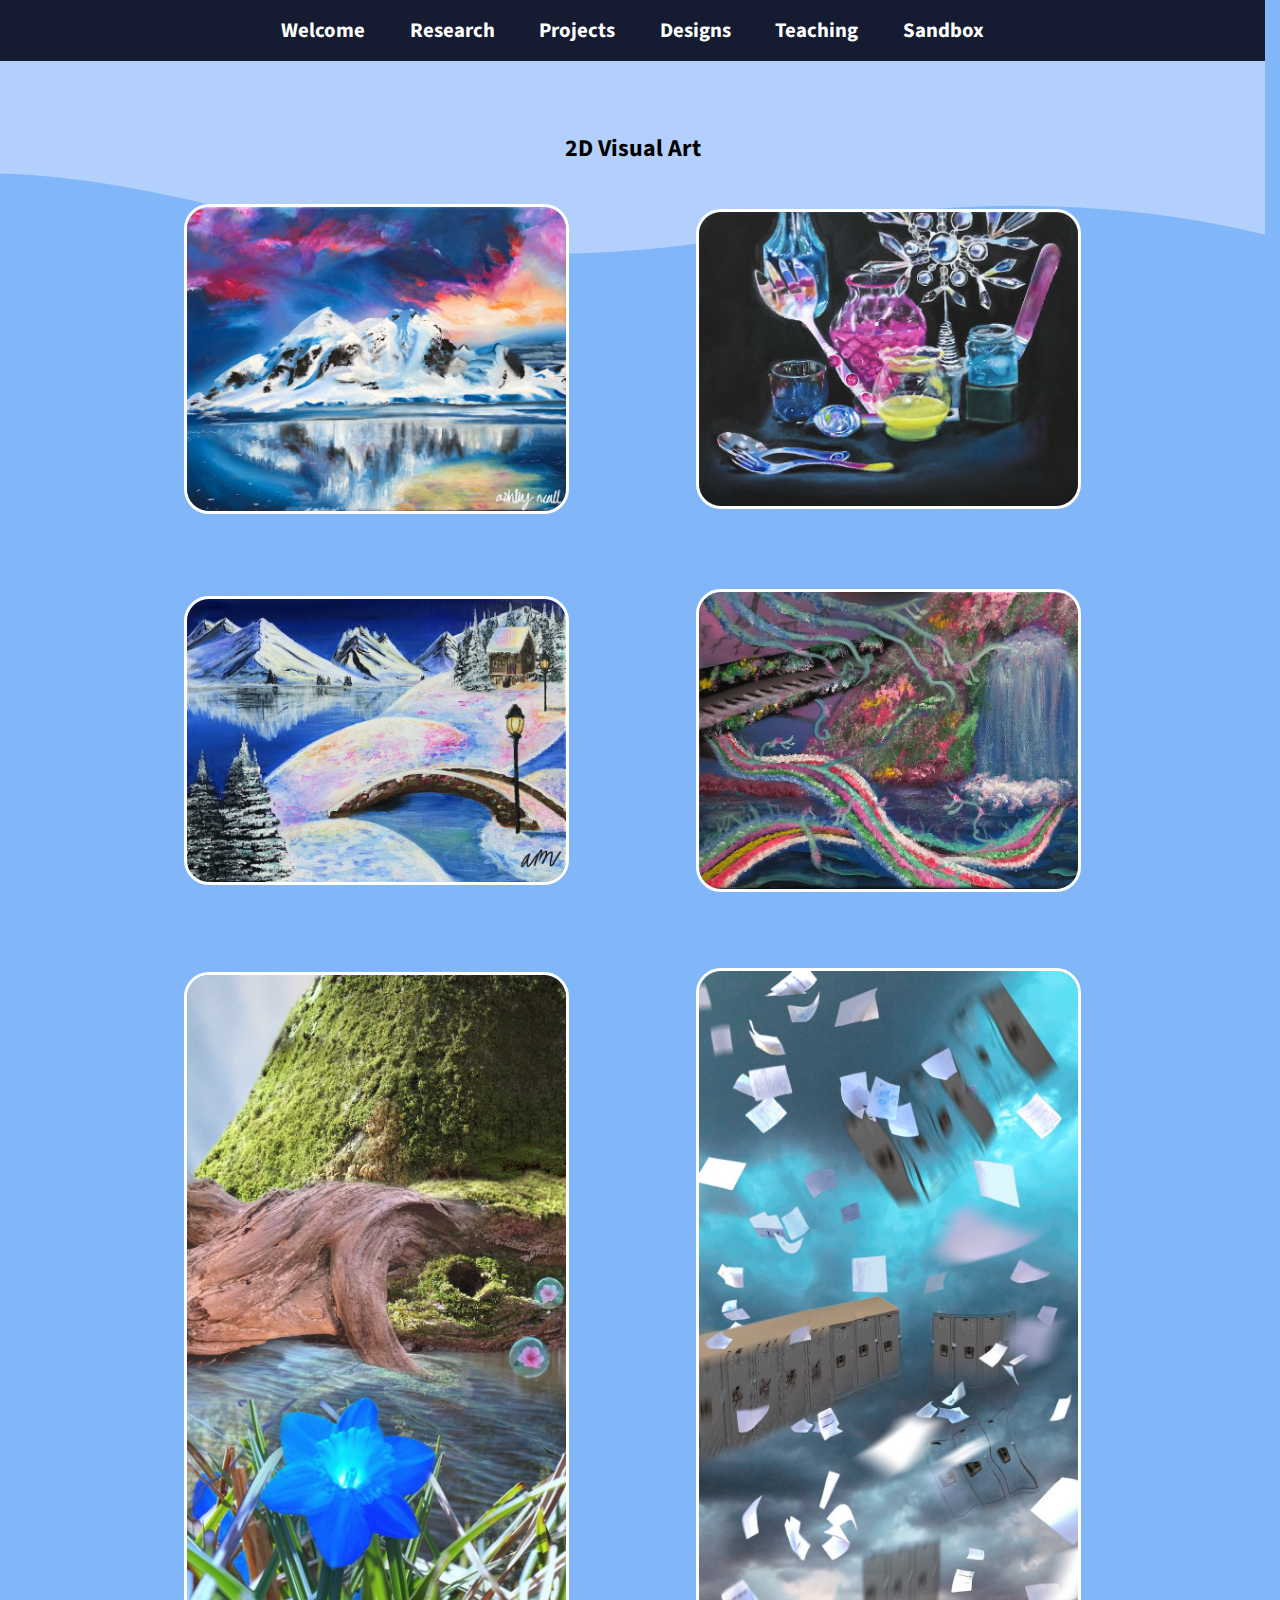
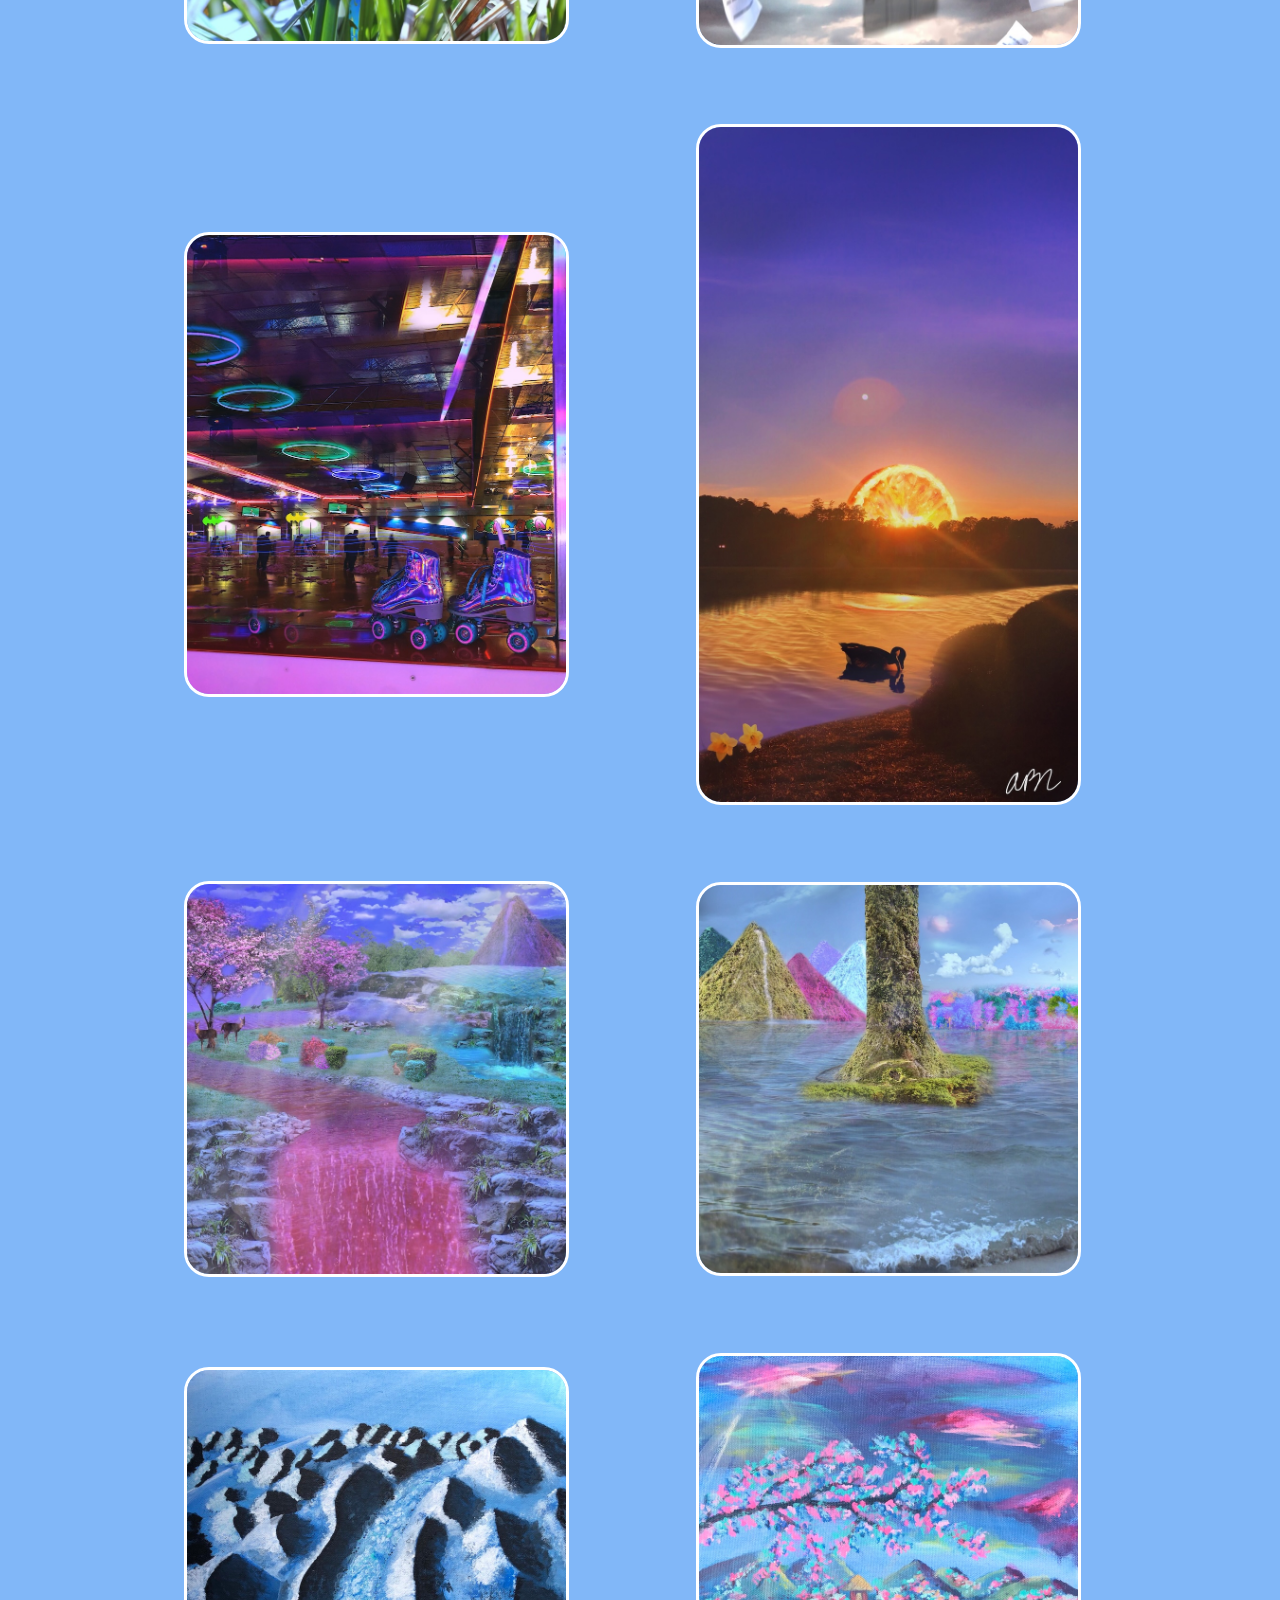
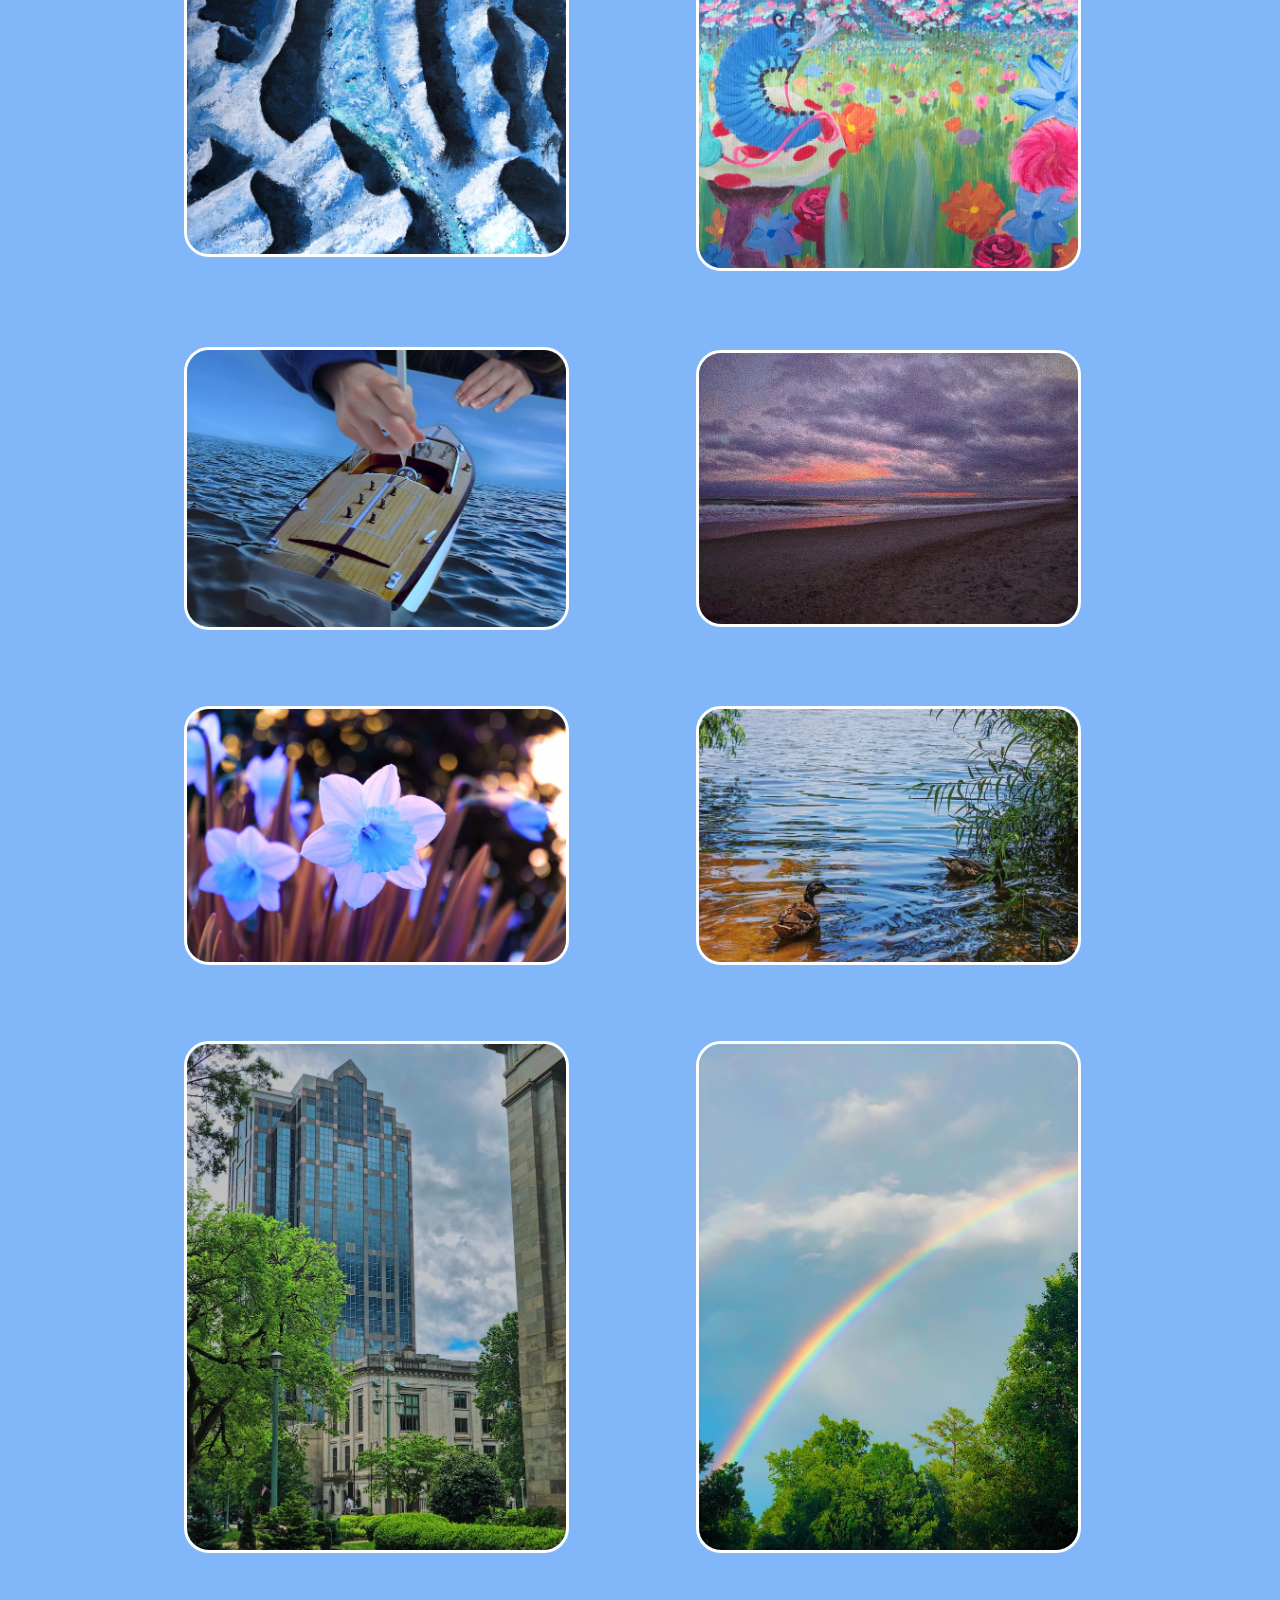
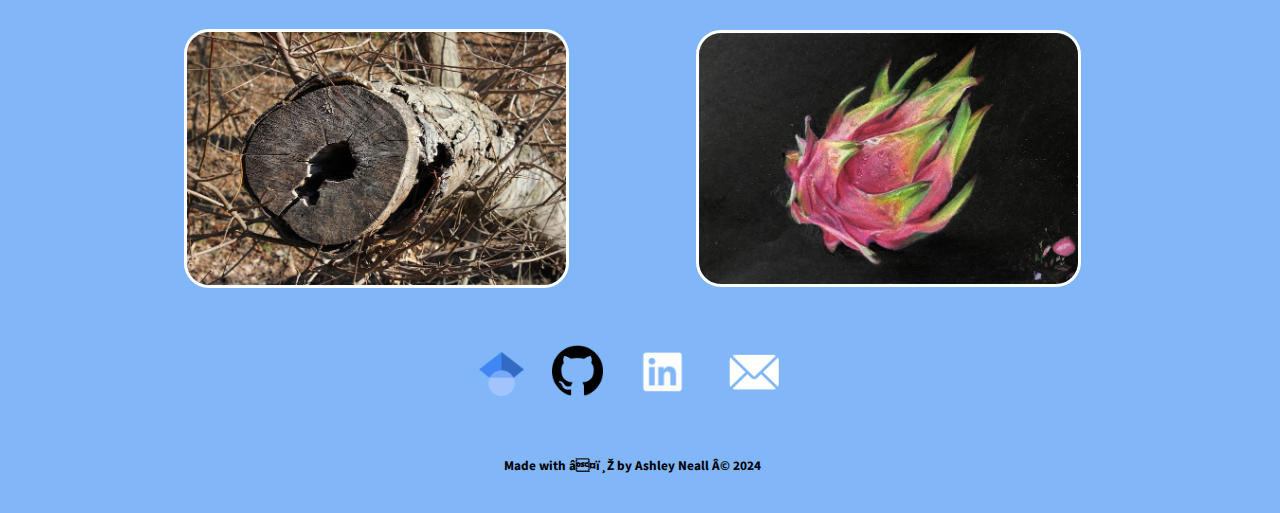
<file: 2dart.html>
<!DOCTYPE html>
<html lang="en">
  <head>
    <link rel="preconnect" href="https://fonts.googleapis.com"><link rel="preconnect" href="https://fonts.gstatic.com" crossorigin><link href="https://fonts.googleapis.com/css2?family=Merienda:wght@800&display=swap" rel="stylesheet">
    
    <!-- Source Sans 3 (variable) with weight + italic axes -->
    <link href="https://fonts.googleapis.com/css2?family=Source+Sans+3:ital,wght@0,200..900;1,200..900&display=swap" rel="stylesheet">

    <nav class="site-nav">
      <input type="checkbox" id="navcheck" class="navcheck" aria-label="Toggle navigation">
      <label for="navcheck" class="hamburger" aria-hidden="true"><span></span><span></span><span></span></label>

      <ul id="ulnavbar">
        <li>
          <a href="index.html">Welcome</a>
        </li>
        <li>
          <a href="research.html">Research</a>
        </li>
        <li>
          <a href="projects.html">Projects</a>
        </li>
        <li>
          <a href="designs.html">Designs</a>
        </li>
        <li>
            <a href="teaching.html">Teaching</a>
        </li>
        <li>
          <a href="sandbox.html">Sandbox</a>
      </li>
      </ul>
    </nav>
      
    </nav>
    <title>Ashley Neall – 2D Art</title>
    <meta charset="utf-8" />
	  <meta http-equiv="X-UA-Compatible" content="IE=edge" />
	  <meta name="viewport" content="width=device-width, initial-scale=1" />

	  <!-- link the webpage's stylesheet -->
	  <link rel="stylesheet" href="/style.css" />

	  <!-- link the webpage's JavaScript file -->
	  <script src="/script.js" defer></script>
  </head>

  <body style="background-color: #81b7f8";>
    <section style="background-color: #b3d0fc";>
      <h2> 
        <br></br>
        2D Visual Art</h2>
      <div class="pinkcurve">
    <svg data-name="Layer 1" xmlns="http://www.w3.org/2000/svg" viewBox="0 0 1200 120" preserveAspectRatio="none">
        <path d="M985.66,92.83C906.67,72,823.78,31,743.84,14.19c-82.26-17.34-168.06-16.33-250.45.39-57.84,11.73-114,31.07-172,41.86A600.21,600.21,0,0,1,0,27.35V120H1200V95.8C1132.19,118.92,1055.71,111.31,985.66,92.83Z" class="shape-fill"></path>
    </svg>
      </div>
    </section>


  <!-- section for artwork images-->
  <div class="overallcontainer">
    <img class="artwork" src="assets/2dart/oilMountains.jpg">
    <img class="artwork" src="assets/2dart/oilGlass.jpg">
    <img class="artwork" src="assets/2dart/acrylicWinter.jpg">
    <img class="artwork" src="assets/2dart/acrylicMusic.jpg">
    <img class="artwork" src="assets/2dart/collagePixie.jpg">
    <img class="artwork" src="assets/2dart/collageStorm.jpg">
    <img class="artwork" src="assets/2dart/collageSkate.jpg">
    <img class="artwork" src="assets/2dart/collageLemons.jpg">
    <img class="artwork" src="assets/2dart/collageDaydream.JPG">
    <img class="artwork" src="assets/2dart/collageNeverland.jpg">
    <img class="artwork" src="assets/2dart/acrylicMountains.jpg">
    <img class="artwork" src="assets/2dart/acrylicWonderland.jpg">
    <img class="artwork" src="assets/2dart/collageBoat.jpg">
    <img class="artwork" src="assets/2dart/photographyBeach.JPG">
    <img class="artwork" src="assets/2dart/photographyFlower.jpg">
    <img class="artwork" src="assets/2dart/photographyDucks.jpeg">
    <img class="artwork" src="assets/2dart/photographyRaleigh.JPG">
    <img class="artwork" src="assets/2dart/photographyRainbow.JPG">
    <img class="artwork" src="assets/2dart/photographyKey.JPEG">
    <img class="artwork" src="assets/2dart/drawingDragon.jpg">
  </div>

<footer>

  <a href="https://scholar.google.com/citations?user=UgeBGw4AAAAJ&hl=en&oi=ao"> <img id="myscholar" src="assets/googlescholar.png" width=3.5% height=3.5% style="border: 0;"/></a>

  <a href="https://github.com/aneall"> <img id="mygithub" src="assets/github.png" width=4% height=4% style="border: 0;"/></a>

  <a href="https://www.linkedin.com/in/ashley-neall"> <img id="mylinkedin" src="assets/linkedin.PNG" width=5% height=5% style="border: 0;"/></a>

  <a href="mailto:aneall@unc.edu"><img id="myemail" src="assets/emailtest.PNG" width=5% height=5% style="border: 0;"/></a>

  <h5>
     Made with ❤︎ by Ashley Neall © 2024
  </h5>
</footer>
    
  </body>
</html>
</file>
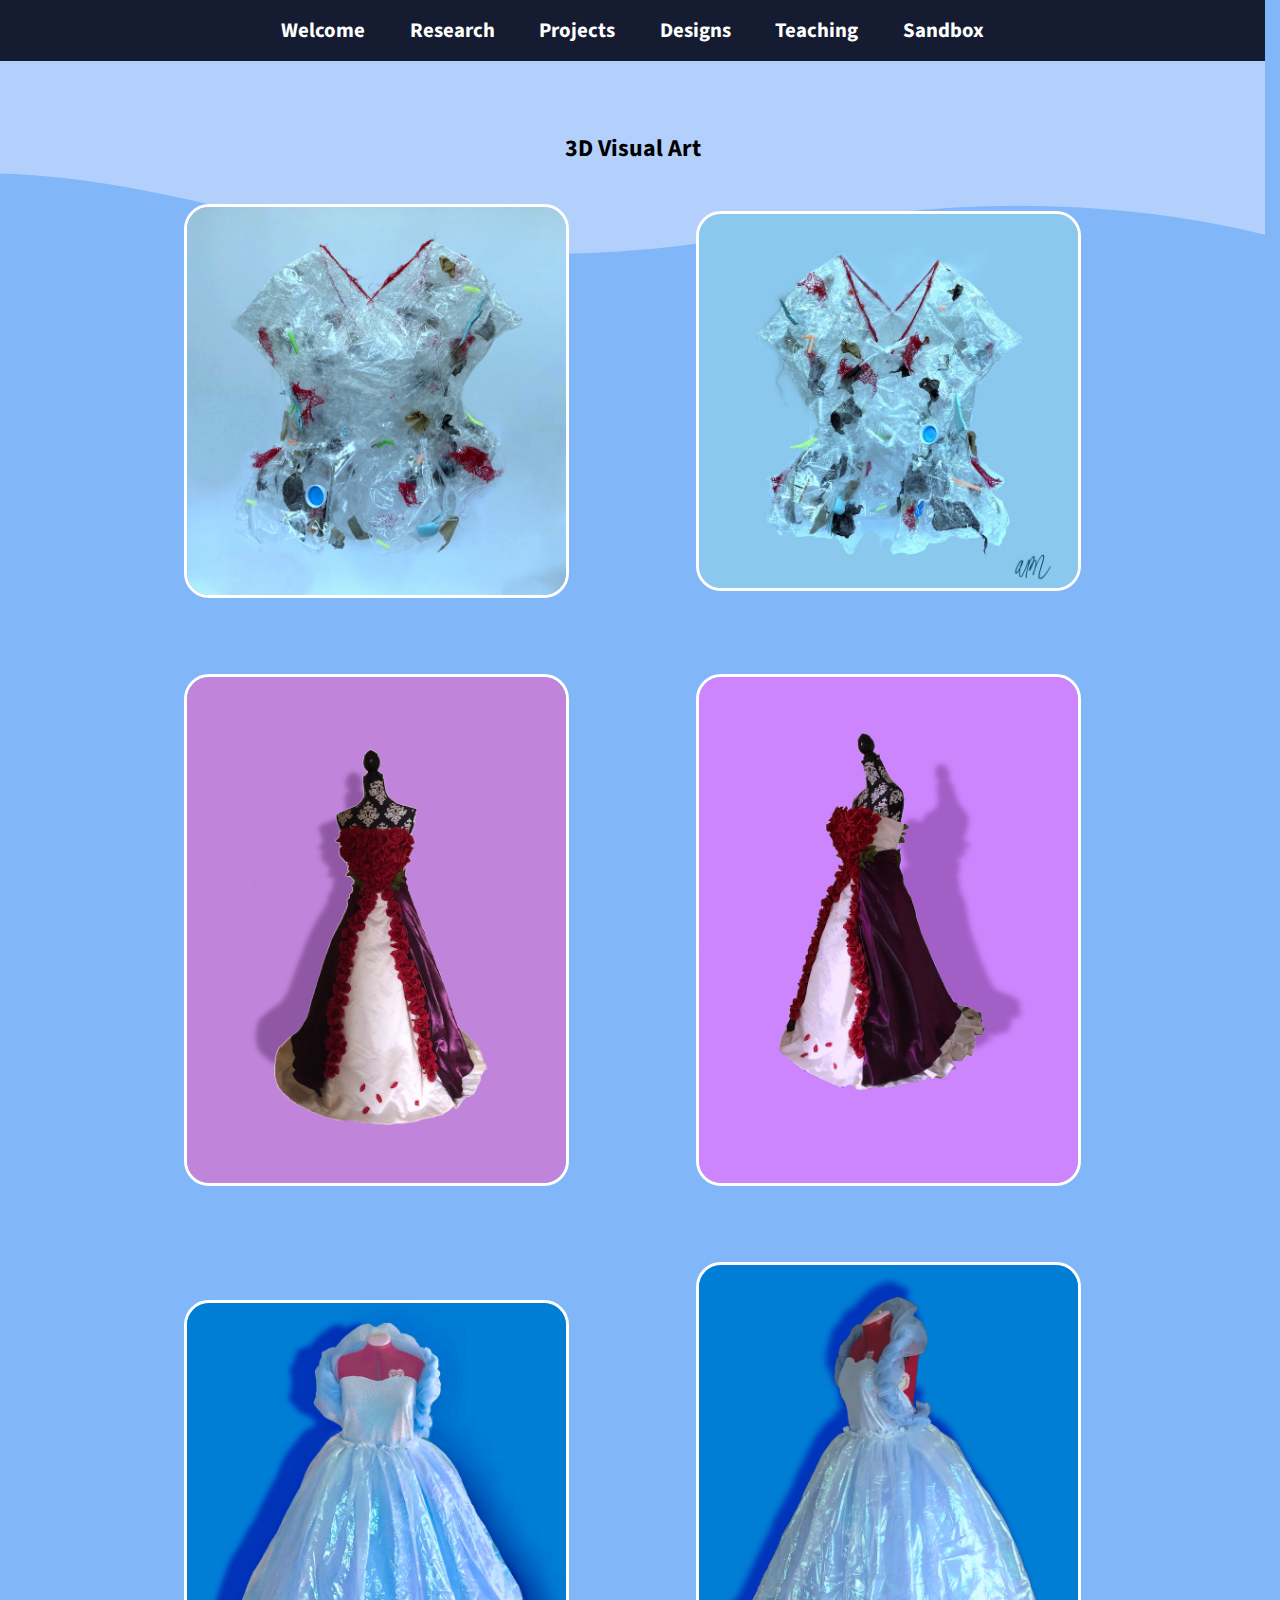
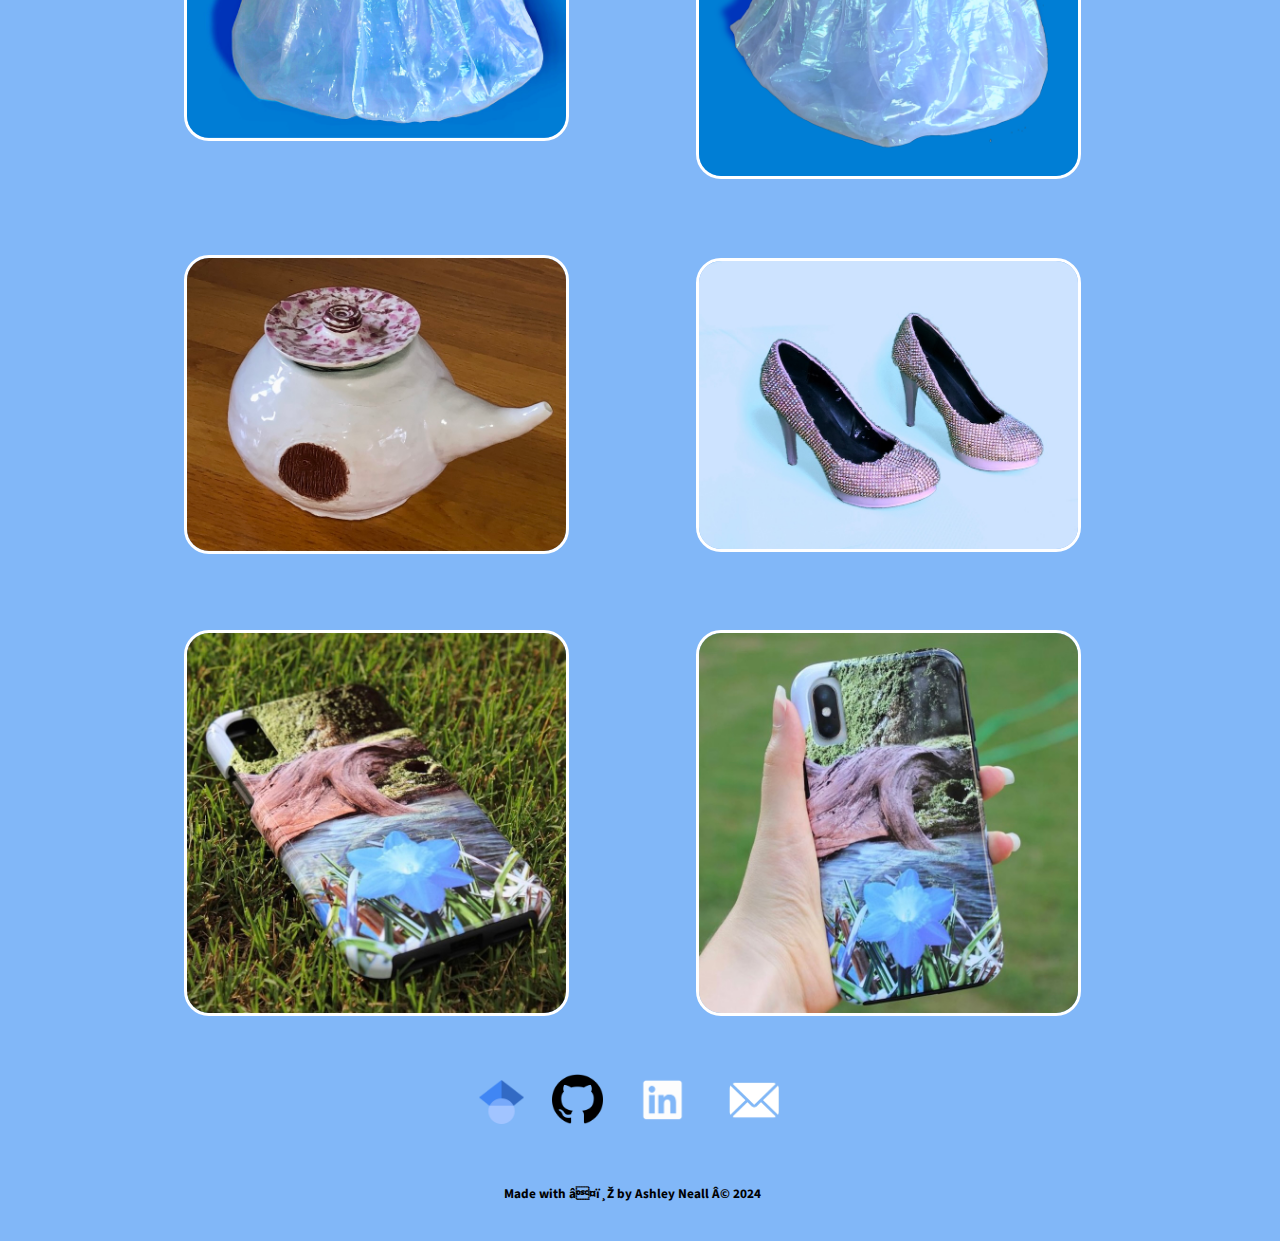
<file: 3dart.html>
<!DOCTYPE html>
<html lang="en">
  <head>
    <link rel="preconnect" href="https://fonts.googleapis.com"><link rel="preconnect" href="https://fonts.gstatic.com" crossorigin><link href="https://fonts.googleapis.com/css2?family=Merienda:wght@800&display=swap" rel="stylesheet">
    
    <!-- Source Sans 3 (variable) with weight + italic axes -->
    <link href="https://fonts.googleapis.com/css2?family=Source+Sans+3:ital,wght@0,200..900;1,200..900&display=swap" rel="stylesheet">

    <nav class="site-nav">
      <input type="checkbox" id="navcheck" class="navcheck" aria-label="Toggle navigation">
      <label for="navcheck" class="hamburger" aria-hidden="true"><span></span><span></span><span></span></label>

      <ul id="ulnavbar">
        <li>
          <a href="index.html">Welcome</a>
        </li>
        <li>
          <a href="research.html">Research</a>
        </li>
        <li>
          <a href="projects.html">Projects</a>
        </li>
        <li>
          <a href="designs.html">Designs</a>
        </li>
        <li>
            <a href="teaching.html">Teaching</a>
        </li>
        <li>
          <a href="sandbox.html">Sandbox</a>
      </li>
      </ul>
    </nav>
      
    </nav>
    <title>Ashley Neall – 3D Art</title>
    <meta charset="utf-8" />
	  <meta http-equiv="X-UA-Compatible" content="IE=edge" />
	  <meta name="viewport" content="width=device-width, initial-scale=1" />

	  <!-- link the webpage's stylesheet -->
	  <link rel="stylesheet" href="/style.css" />

	  <!-- link the webpage's JavaScript file -->
	  <script src="/script.js" defer></script>

  </head>
  <body style="background-color: #81b7f8";>
    <section style="background-color: #b3d0fc";>
      <h2> 
        <br></br>
        3D Visual Art</h2>
      <div class="pinkcurve">
    <svg data-name="Layer 1" xmlns="http://www.w3.org/2000/svg" viewBox="0 0 1200 120" preserveAspectRatio="none">
        <path d="M985.66,92.83C906.67,72,823.78,31,743.84,14.19c-82.26-17.34-168.06-16.33-250.45.39-57.84,11.73-114,31.07-172,41.86A600.21,600.21,0,0,1,0,27.35V120H1200V95.8C1132.19,118.92,1055.71,111.31,985.66,92.83Z" class="shape-fill"></path>
    </svg>
      </div>
    </section>


  <!-- section for artwork images-->
  <div class="overallcontainer">
    <img class="artwork" src="assets/3dart/apparelSeaFront.PNG">
    <img class="artwork" src="assets/3dart/apparelSeaBack.jpg">
    <img class="artwork" src="assets/3dart/apparelRoseFront.PNG">
    <img class="artwork" src="assets/3dart/apparelRoseSide.PNG">
    <img class="artwork" src="assets/3dart/apparelCinderellaFront.PNG">
    <img class="artwork" src="assets/3dart/apparelCinderellaSide.PNG">
    <img class="artwork" src="assets/3dart/sculptureTeapot.jpg">
    <img class="artwork" src="assets/3dart/apparelHeels.jpg">
    <img class="artwork" src="assets/3dart/apparelPhone2.jpg">
    <img class="artwork" src="assets/3dart/apparelPhone1.jpg">
  </div>

<footer>

  <a href="https://scholar.google.com/citations?user=UgeBGw4AAAAJ&hl=en&oi=ao"> <img id="myscholar" src="assets/googlescholar.png" width=3.5% height=3.5% style="border: 0;"/></a>

  <a href="https://github.com/aneall"> <img id="mygithub" src="assets/github.png" width=4% height=4% style="border: 0;"/></a>

  <a href="https://www.linkedin.com/in/ashley-neall"> <img id="mylinkedin" src="assets/linkedin.PNG" width=5% height=5% style="border: 0;"/></a>

  <a href="mailto:aneall@unc.edu"><img id="myemail" src="assets/emailtest.PNG" width=5% height=5% style="border: 0;"/></a>

  <h5>
     Made with ❤︎ by Ashley Neall © 2024
  </h5>
</footer>
    
  </body>
</html>
</file>
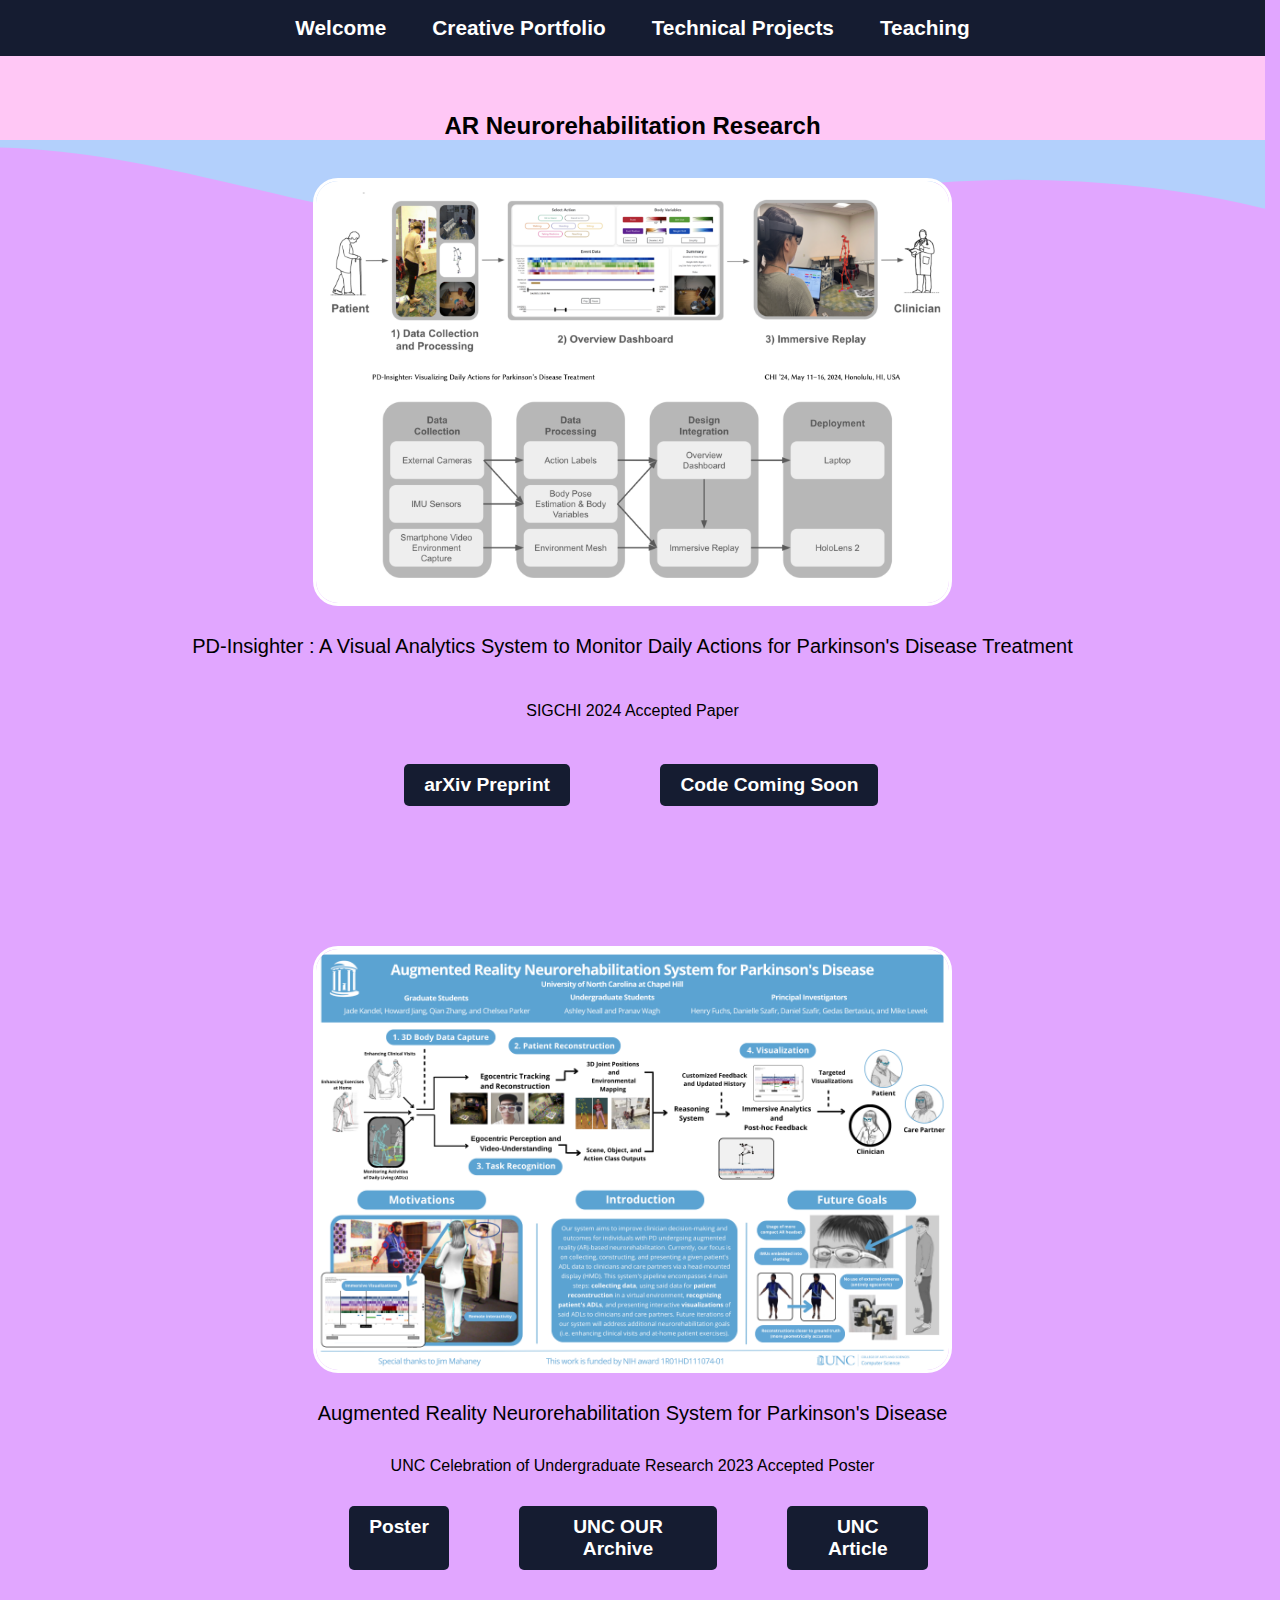
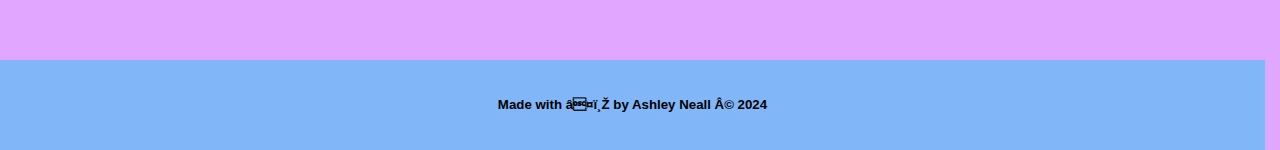
<file: arpd.html>
<!DOCTYPE html>
<html lang="en">
  <head>
    <link rel="preconnect" href="https://fonts.googleapis.com"><link rel="preconnect" href="https://fonts.gstatic.com" crossorigin><link href="https://fonts.googleapis.com/css2?family=Merienda:wght@800&display=swap" rel="stylesheet">
    
    <link rel="preconnect" href="https://fonts.googleapis.com">
<link rel="preconnect" href="https://fonts.gstatic.com" crossorigin>
<link href="https://fonts.googleapis.com/css2?family=Rubik+80s+Fade&display=swap" rel="stylesheet">
    <style>
@import url('https://fonts.googleapis.com/css2?family=Rubik+80s+Fade&display=swap');
</style>

    <link rel="preconnect" href="https://fonts.googleapis.com">
<link rel="preconnect" href="https://fonts.gstatic.com" crossorigin>
<link href="https://fonts.googleapis.com/css2?family=Source+Code+Pro&display=swap" rel="stylesheet">
    <style>
@import url('https://fonts.googleapis.com/css2?family=Source+Code+Pro&display=swap');
</style>

    <nav>
      <ul>
        <li>
          <a href="index.html">Welcome</a>
        </li>
        <li>
          <a href="portfolio.html">Creative Portfolio</a>
        </li>
        <li>
          <a href="projects.html">Technical Projects</a>
        </li>
        <li>
          <a href="teaching.html">Teaching</a>
        </li>
      </ul>
    </nav>

    <meta charset="utf-8" />
	  <meta http-equiv="X-UA-Compatible" content="IE=edge" />
	  <meta name="viewport" content="width=device-width, initial-scale=1" />
    <title>Test</title>

    <!-- webpage's stylesheet -->
	  <link rel="stylesheet" href="/style.css" />

	  <!-- webpage's JavaScript file -->
	  <script src="/script.js" defer></script>
  </head>

  <body style="background-color: #E1A6FF";>
    <section style="background-color: #ffc7f5";>
      <h2> 
        <br></br>
        AR Neurorehabilitation Research</h2>
      <div class="pinkcurve">
    <svg data-name="Layer 1" xmlns="http://www.w3.org/2000/svg" viewBox="0 0 1200 120" preserveAspectRatio="none">
        <path d="M985.66,92.83C906.67,72,823.78,31,743.84,14.19c-82.26-17.34-168.06-16.33-250.45.39-57.84,11.73-114,31.07-172,41.86A600.21,600.21,0,0,1,0,27.35V120H1200V95.8C1132.19,118.92,1055.71,111.31,985.66,92.83Z" class="shape-fill"></path>
    </svg>
      </div>
    </section>

    <!-- section for PD-Insighter -->
    <div class="overallcontainer">
      <a href="https://arxiv.org/pdf/2404.10661.pdf"> <img class="projects" id="poster" src="assets/sigchiGraphic.png"/></a>
      
      <div class="textcontainer">
        <p class="description">PD-Insighter : A Visual Analytics System to Monitor Daily Actions for Parkinson's Disease Treatment</p>
        <h4 class="description">SIGCHI 2024 Accepted Paper</h4>
        <div class="buttoncontainer">
          <a href="https://arxiv.org/abs/2404.10661" class="info-button">arXiv Preprint</a>
          <a href="arpd.html" class="info-button">Code Coming Soon</a>
        </div> 
      </div>
    </div>

    <!-- section for ARPD OUR Poster -->
    <div class="overallcontainer">
      <a href="https://our.unc.edu/wp-content/uploads/sites/1148/2023/04/NEALL-Poster-2O23.pdf"> <img class="projects" id="poster" src="assets/arneurorehab-poster.png"/></a>
      
      <div class="textcontainer">
        <p class="description">Augmented Reality Neurorehabilitation System for Parkinson's Disease</p>
        <h4 class="description">UNC Celebration of Undergraduate Research 2023 Accepted Poster</h4>
        <div class="buttoncontainer">
          <a href="https://our.unc.edu/wp-content/uploads/sites/1148/2023/04/NEALL-Poster-2O23.pdf" class="info-button">Poster</a>
          <a href="https://our.unc.edu/abstract/neall-augmented-reality-neurorehabilitation-system-for-parkinsons-disease/" class="info-button">UNC OUR Archive</a>
          <a href="https://www.unc.edu/discover/computer-science-team-uses-ar-to-treat-parkinsons/" class="info-button">UNC Article</a>
        </div> 
      </div>
    </div>

    
<footer>
      <h5>
       Made with ❤︎ by Ashley Neall © 2024
    </h5>
</footer>
    
  </body>
</html>
</file>
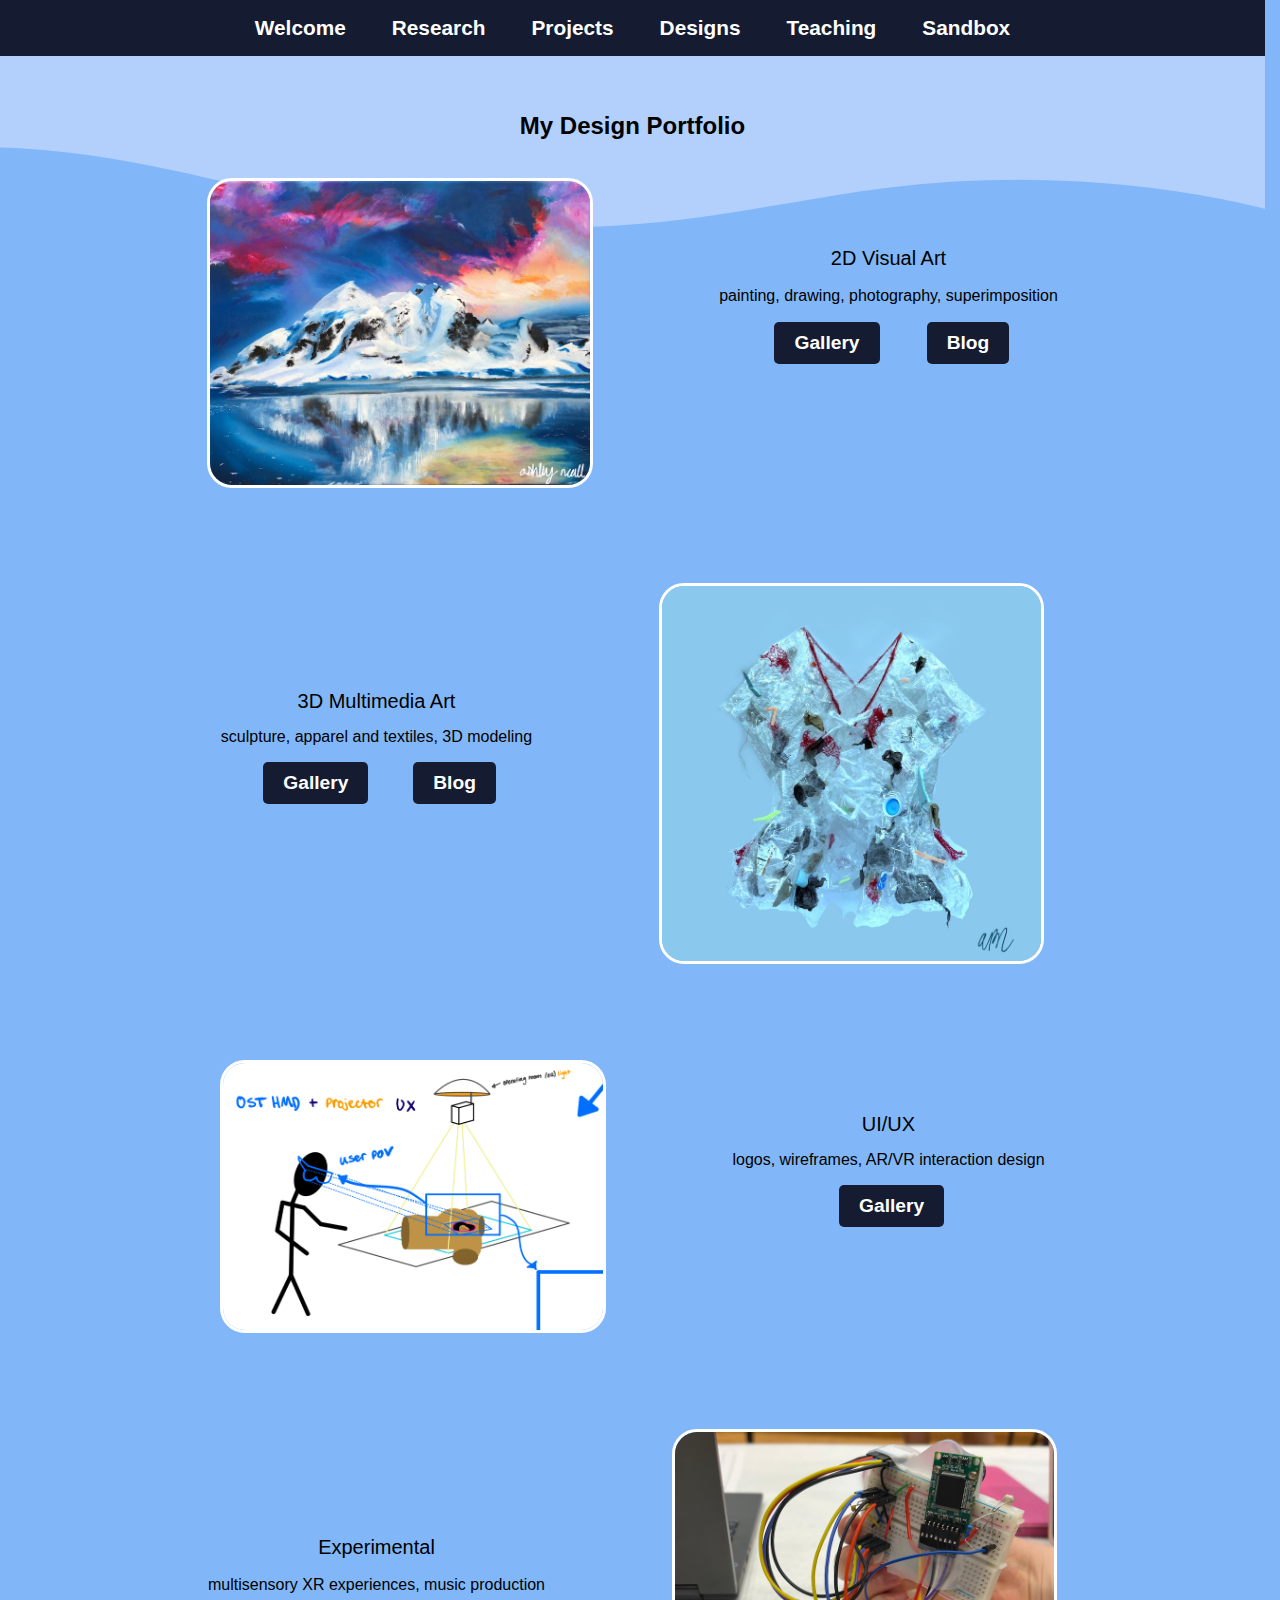
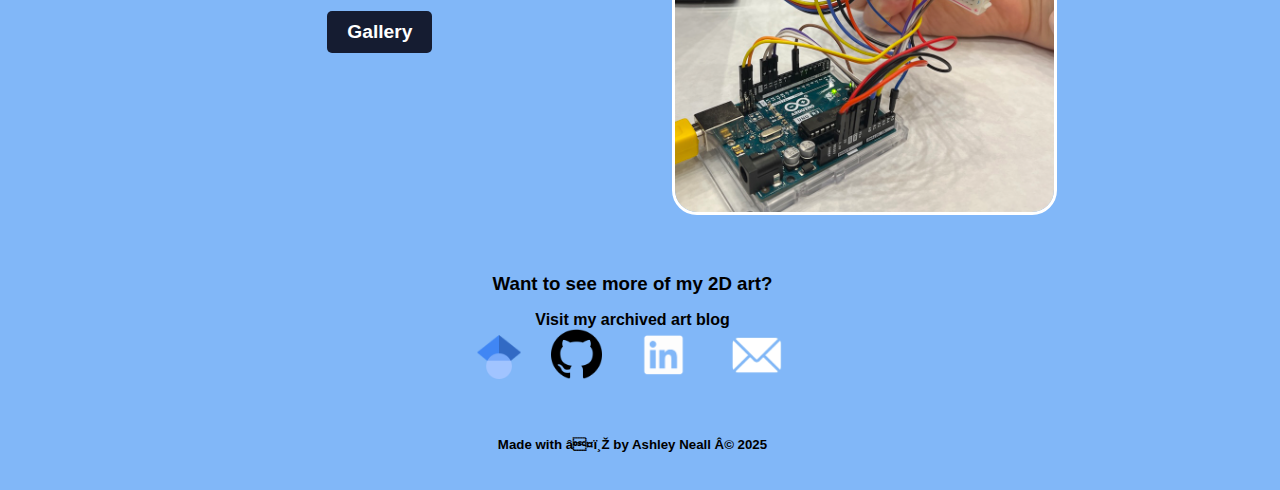
<file: designs.html>
<!DOCTYPE html>
<html lang="en">
  <head>
    <link rel="preconnect" href="https://fonts.googleapis.com"><link rel="preconnect" href="https://fonts.gstatic.com" crossorigin><link href="https://fonts.googleapis.com/css2?family=Merienda:wght@800&display=swap" rel="stylesheet">
    
    <link rel="preconnect" href="https://fonts.googleapis.com">
<link rel="preconnect" href="https://fonts.gstatic.com" crossorigin>
<link href="https://fonts.googleapis.com/css2?family=Leckerli+One&display=swap" rel="stylesheet">
    <style>
@import url('https://fonts.googleapis.com/css2?family=Leckerli+One&display=swap');
</style>

    <nav>
      <ul>
        <li>
          <a href="index.html">Welcome</a>
        </li>
        <li>
          <a href="research.html">Research</a>
        </li>
        <li>
          <a href="projects.html">Projects</a>
        </li>
        <li>
          <a href="designs.html">Designs</a>
        </li>
        <li>
          <a href="teaching.html">Teaching</a>
        </li>
        <li>
          <a href="sandbox.html">Sandbox</a>
        </li>
      </ul>
    </nav>
      
    </nav>
    <title>Ashley Neall – Designs</title>
    <meta charset="utf-8" />
	  <meta http-equiv="X-UA-Compatible" content="IE=edge" />
	  <meta name="viewport" content="width=device-width, initial-scale=1" />

	  <!-- link the webpage's stylesheet -->
	  <link rel="stylesheet" href="/style.css" />

	  <!-- link the webpage's JavaScript file -->
	  <script src="/script.js" defer></script>

  </head>
  <body style="background-color: #81b7f8";> <!-- previously #E1A6FF light purple -->
    <section style="background-color: #b3d0fc";> <!-- previously #ffc7f5 light pink -->
      <h2> 
        <br></br>
        My Design Portfolio</h2>
      <div class="pinkcurve">
    <svg data-name="Layer 1" xmlns="http://www.w3.org/2000/svg" viewBox="0 0 1200 120" preserveAspectRatio="none">
        <path d="M985.66,92.83C906.67,72,823.78,31,743.84,14.19c-82.26-17.34-168.06-16.33-250.45.39-57.84,11.73-114,31.07-172,41.86A600.21,600.21,0,0,1,0,27.35V120H1200V95.8C1132.19,118.92,1055.71,111.31,985.66,92.83Z" class="shape-fill"></path>
    </svg>
      </div>
    </section>


  <!-- section for 2D art -->
  <div class="overallcontainer">
    <img class="artwork" src="assets/2dart/oilMountains.jpg">
    
    <div class="textcontainer">
      <p class="description">2D Visual Art</p>
      <h4 class="description">painting, drawing, photography, superimposition</h4> <!-- h4 use diff fonts here to spice it up :) -->
      <div class="buttoncontainer"> <!-- so that our buttons align in a row! -->
        <a href="2dart.html" class="info-button">Gallery</a>
        <a href="https://ashleyn-apex-2022.weebly.com/ap-2d-studio-art" class="info-button">Blog</a>
      </div>
    </div>
  </div>


  <!-- section for 3D art -->
  <div class="overallcontainer">
    <img class="artwork" src="assets/3dart/apparelSeaBack.jpg">
    
    <div class="textcontainer">
      <p class="description">3D Multimedia Art</p>
      <h4 class="description">sculpture, apparel and textiles, 3D modeling</h4>
      <div class="buttoncontainer">
        <a href="3dart.html" class="info-button">Gallery</a>
        <a href="https://ashleyn-apex-2022.weebly.com/ap-3d-studio-art" target="_blank" class="info-button">Blog</a>
      </div>
    </div>
  </div>


  <!-- section for UI/UX TODO: add XR images -->
  <div class="overallcontainer">
    <img class="artwork" id="storm" src="assets/ux/uxREU1.jpeg" alt="A blue-toned artwork of lockers and paper flying and crashing through a stormy sky.">
    
    <div class="textcontainer">
      <p class="description">UI/UX</p>
      <h4 class="description">logos, wireframes, AR/VR interaction design</h4>
      <div class="buttoncontainer">
        <a href="ux.html" class="info-button">Gallery</a>
      </div>
    </div>
  </div>


  <!-- section for experimental  TODO: add XR images -->
  <div class="overallcontainer">
    <img class="artwork" id="storm" src="assets/experimental/experimentCamera.jpg" alt="A blue-toned artwork of lockers and paper flying and crashing through a stormy sky.">
    
    <div class="textcontainer">
      <p class="description">Experimental</p>
      <h4 class="description"> multisensory XR experiences, music production</h4>
      <div class="buttoncontainer">
        <a href="experimental.html" class="info-button">Gallery</a>
      </div>
    </div>
  </div>

  <h3>Want to see more of my 2D art?</h3>
  <h4 class="checkoutmore" id="moreart">Visit my <a id="misclink" href="https://ashleyn-apex-2022.weebly.com" target="_blank">archived art blog</a>
  </h4>

    <footer>

      <a href="https://scholar.google.com/citations?user=UgeBGw4AAAAJ&hl=en&oi=ao"> <img id="myscholar" src="assets/googlescholar.png" width=3.5% height=3.5% style="border: 0;"/></a>

      <a href="https://github.com/aneall"> <img id="mygithub" src="assets/github.png" width=4% height=4% style="border: 0;"/></a>

      <a href="https://www.linkedin.com/in/ashley-neall"> <img id="mylinkedin" src="assets/linkedin.PNG" width=5% height=5% style="border: 0;"/></a>

      <a href="mailto:aneall@unc.edu"><img id="myemail" src="assets/emailtest.PNG" width=5% height=5% style="border: 0;"/></a>

      <h5>
       Made with ❤︎ by Ashley Neall © 2025
    </h5>
</footer>
    
  </body>
</html>
</file>
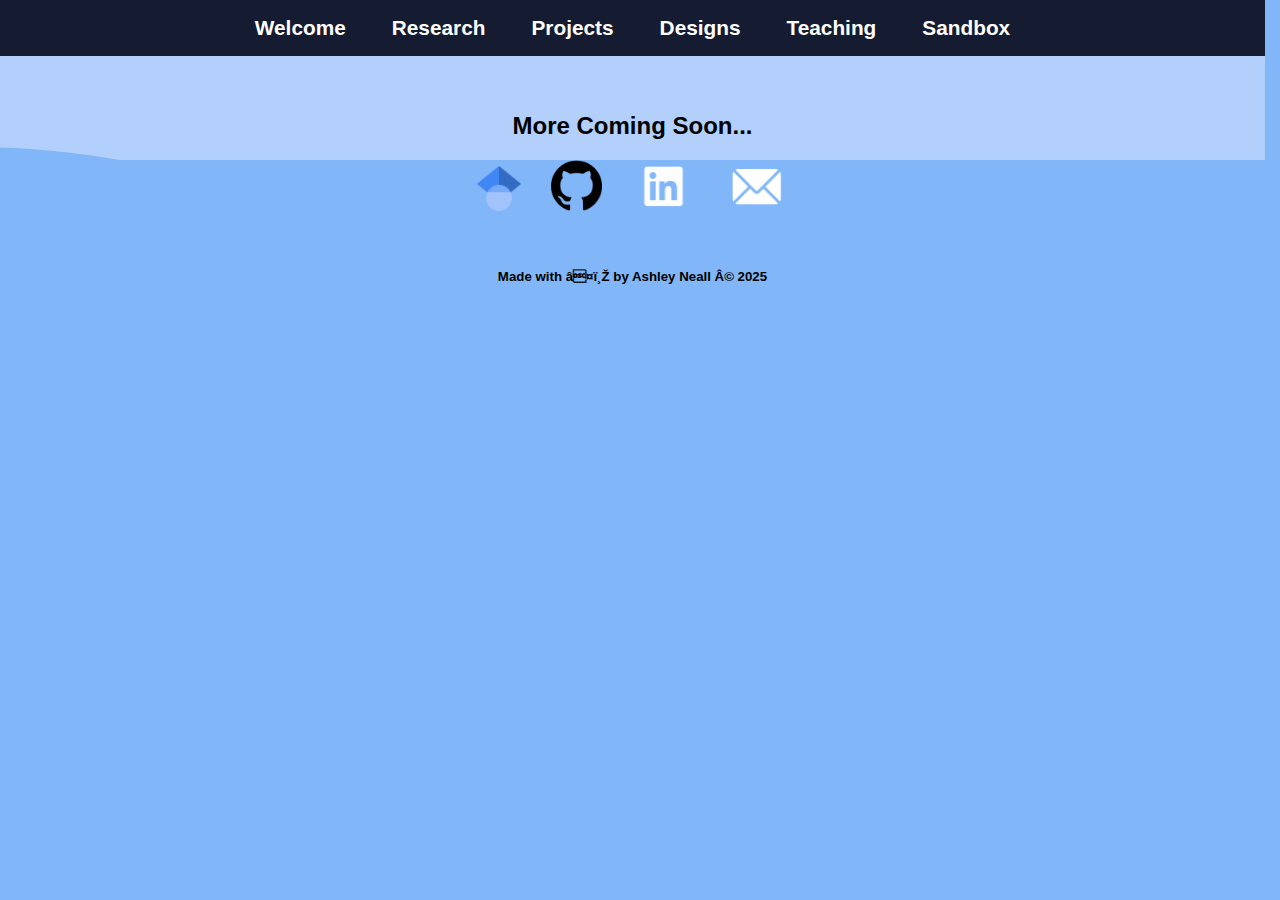
<file: experimental.html>
<!DOCTYPE html>
<html lang="en">
  <head>
    <link rel="preconnect" href="https://fonts.googleapis.com"><link rel="preconnect" href="https://fonts.gstatic.com" crossorigin><link href="https://fonts.googleapis.com/css2?family=Merienda:wght@800&display=swap" rel="stylesheet">
    
    <link rel="preconnect" href="https://fonts.googleapis.com">
<link rel="preconnect" href="https://fonts.gstatic.com" crossorigin>
<link href="https://fonts.googleapis.com/css2?family=Leckerli+One&display=swap" rel="stylesheet">
    <style>
@import url('https://fonts.googleapis.com/css2?family=Leckerli+One&display=swap');
</style>

    <nav>
      <ul>
        <li>
          <a href="index.html">Welcome</a>
        </li>
        <li>
          <a href="research.html">Research</a>
        </li>
        <li>
          <a href="projects.html">Projects</a>
        </li>
        <li>
          <a href="designs.html">Designs</a>
        </li>
        <li>
          <a href="teaching.html">Teaching</a>
        </li>
        <li>
          <a href="sandbox.html">Sandbox</a>
        </li>
      </ul>
    </nav>
      
    </nav>
    <title>Ashley Neall – Experimental Art</title>
    <meta charset="utf-8" />
	  <meta http-equiv="X-UA-Compatible" content="IE=edge" />
	  <meta name="viewport" content="width=device-width, initial-scale=1" />

	  <!-- link the webpage's stylesheet -->
	  <link rel="stylesheet" href="/style.css" />

	  <!-- link the webpage's JavaScript file -->
	  <script src="/script.js" defer></script>

  </head>
  <body style="background-color: #81b7f8";>
    <section style="background-color: #b3d0fc";>
      <h2> 
        <br></br>
        More Coming Soon...</h2>
      <div class="pinkcurve">
    <svg data-name="Layer 1" xmlns="http://www.w3.org/2000/svg" viewBox="0 0 1200 120" preserveAspectRatio="none">
        <path d="M985.66,92.83C906.67,72,823.78,31,743.84,14.19c-82.26-17.34-168.06-16.33-250.45.39-57.84,11.73-114,31.07-172,41.86A600.21,600.21,0,0,1,0,27.35V120H1200V95.8C1132.19,118.92,1055.71,111.31,985.66,92.83Z" class="shape-fill"></path>
    </svg>
      </div>
    </section>


  <!-- section for artwork images-->
  <div class="overallcontainer">
    <!-- Add images here-->
  </div>

<footer>

  <a href="https://scholar.google.com/citations?user=UgeBGw4AAAAJ&hl=en&oi=ao"> <img id="myscholar" src="assets/googlescholar.png" width=3.5% height=3.5% style="border: 0;"/></a>

      <a href="https://github.com/aneall"> <img id="mygithub" src="assets/github.png" width=4% height=4% style="border: 0;"/></a>

      <a href="https://www.linkedin.com/in/ashley-neall"> <img id="mylinkedin" src="assets/linkedin.PNG" width=5% height=5% style="border: 0;"/></a>

      <a href="mailto:aneall@unc.edu"><img id="myemail" src="assets/emailtest.PNG" width=5% height=5% style="border: 0;"/></a>

  <h5>
     Made with ❤︎ by Ashley Neall © 2025
  </h5>
</footer>
    
  </body>
</html>
</file>
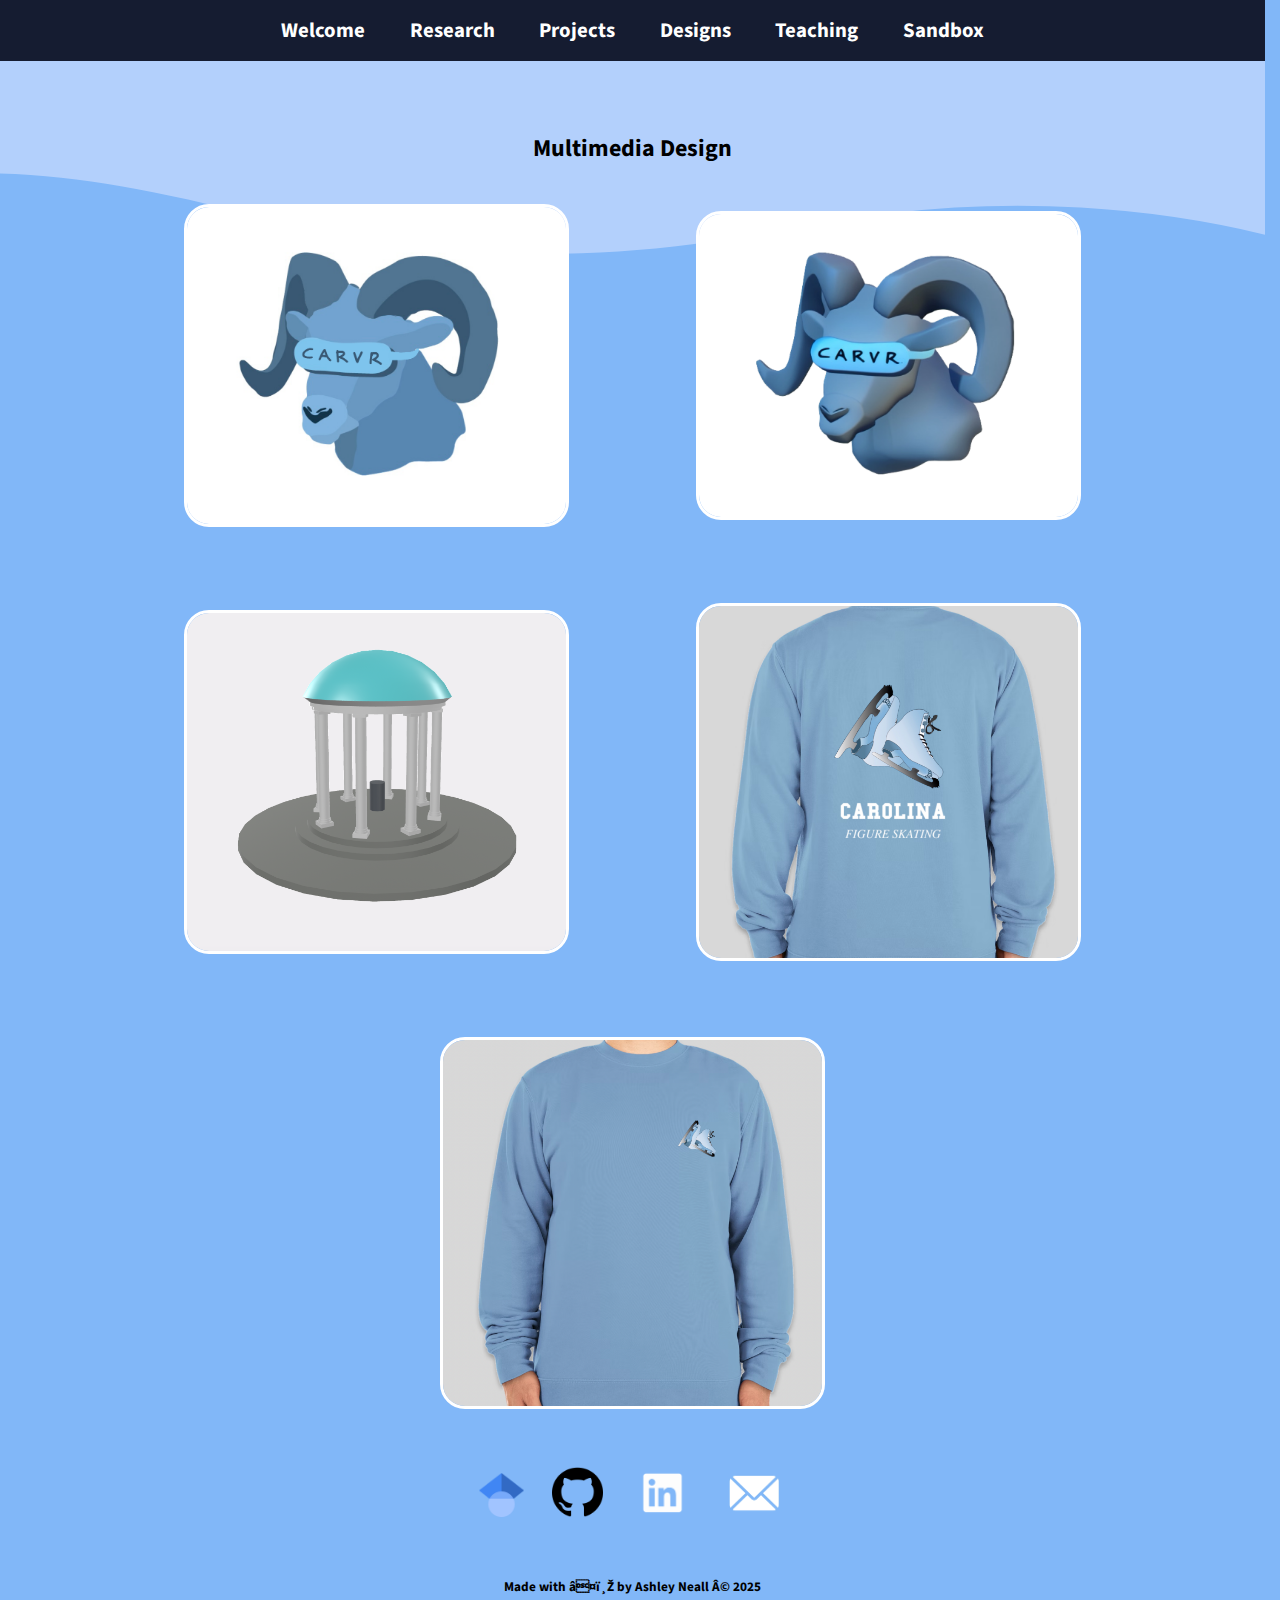
<file: multimedia.html>
<!DOCTYPE html>
<html lang="en">
  <head>
    <link rel="preconnect" href="https://fonts.googleapis.com"><link rel="preconnect" href="https://fonts.gstatic.com" crossorigin><link href="https://fonts.googleapis.com/css2?family=Merienda:wght@800&display=swap" rel="stylesheet">
    
    <!-- Source Sans 3 (variable) with weight + italic axes -->
    <link href="https://fonts.googleapis.com/css2?family=Source+Sans+3:ital,wght@0,200..900;1,200..900&display=swap" rel="stylesheet">

    <nav class="site-nav">
      <input type="checkbox" id="navcheck" class="navcheck" aria-label="Toggle navigation">
      <label for="navcheck" class="hamburger" aria-hidden="true"><span></span><span></span><span></span></label>

      <ul id="ulnavbar">
        <li>
          <a href="index.html">Welcome</a>
        </li>
        <li>
          <a href="research.html">Research</a>
        </li>
        <li>
          <a href="projects.html">Projects</a>
        </li>
        <li>
          <a href="designs.html">Designs</a>
        </li>
        <li>
            <a href="teaching.html">Teaching</a>
        </li>
        <li>
          <a href="sandbox.html">Sandbox</a>
      </li>
      </ul>
    </nav>
      
    </nav>
    <title>Ashley Neall – Multimedia Design</title>
    <meta charset="utf-8" />
	  <meta http-equiv="X-UA-Compatible" content="IE=edge" />
	  <meta name="viewport" content="width=device-width, initial-scale=1" />

	  <!-- link the webpage's stylesheet -->
	  <link rel="stylesheet" href="/style.css" />

	  <!-- link the webpage's JavaScript file -->
	  <script src="/script.js" defer></script>

  </head>
  <body style="background-color: #81b7f8";>
    <section style="background-color: #b3d0fc";>
      <h2> 
        <br></br>
        Multimedia Design</h2>
      <div class="pinkcurve">
    <svg data-name="Layer 1" xmlns="http://www.w3.org/2000/svg" viewBox="0 0 1200 120" preserveAspectRatio="none">
        <path d="M985.66,92.83C906.67,72,823.78,31,743.84,14.19c-82.26-17.34-168.06-16.33-250.45.39-57.84,11.73-114,31.07-172,41.86A600.21,600.21,0,0,1,0,27.35V120H1200V95.8C1132.19,118.92,1055.71,111.31,985.66,92.83Z" class="shape-fill"></path>
    </svg>
      </div>
    </section>


  <!-- section for artwork images-->
  <div class="overallcontainer">
    <!-- Add images below here: -->
    <img class="artwork" src="assets/multimedia/carvr2d.PNG">
    <img class="artwork" src="assets/multimedia/carvr3d.PNG">
    <img class="artwork" src="assets/multimedia/oldWell.png">
    <img class="artwork" src="assets/multimedia/uncfsc-front.png">
    <img class="artwork" src="assets/multimedia/uncfsc-back.png">
  </div>

<footer>

  <a href="https://scholar.google.com/citations?user=UgeBGw4AAAAJ&hl=en&oi=ao"> <img id="myscholar" src="assets/googlescholar.png" width=3.5% height=3.5% style="border: 0;"/></a>

      <a href="https://github.com/aneall"> <img id="mygithub" src="assets/github.png" width=4% height=4% style="border: 0;"/></a>

      <a href="https://www.linkedin.com/in/ashley-neall"> <img id="mylinkedin" src="assets/linkedin.PNG" width=5% height=5% style="border: 0;"/></a>

      <a href="mailto:aneall@unc.edu"><img id="myemail" src="assets/emailtest.PNG" width=5% height=5% style="border: 0;"/></a>

  <h5>
     Made with ❤︎ by Ashley Neall © 2025
  </h5>
</footer>
    
  </body>
</html>
</file>
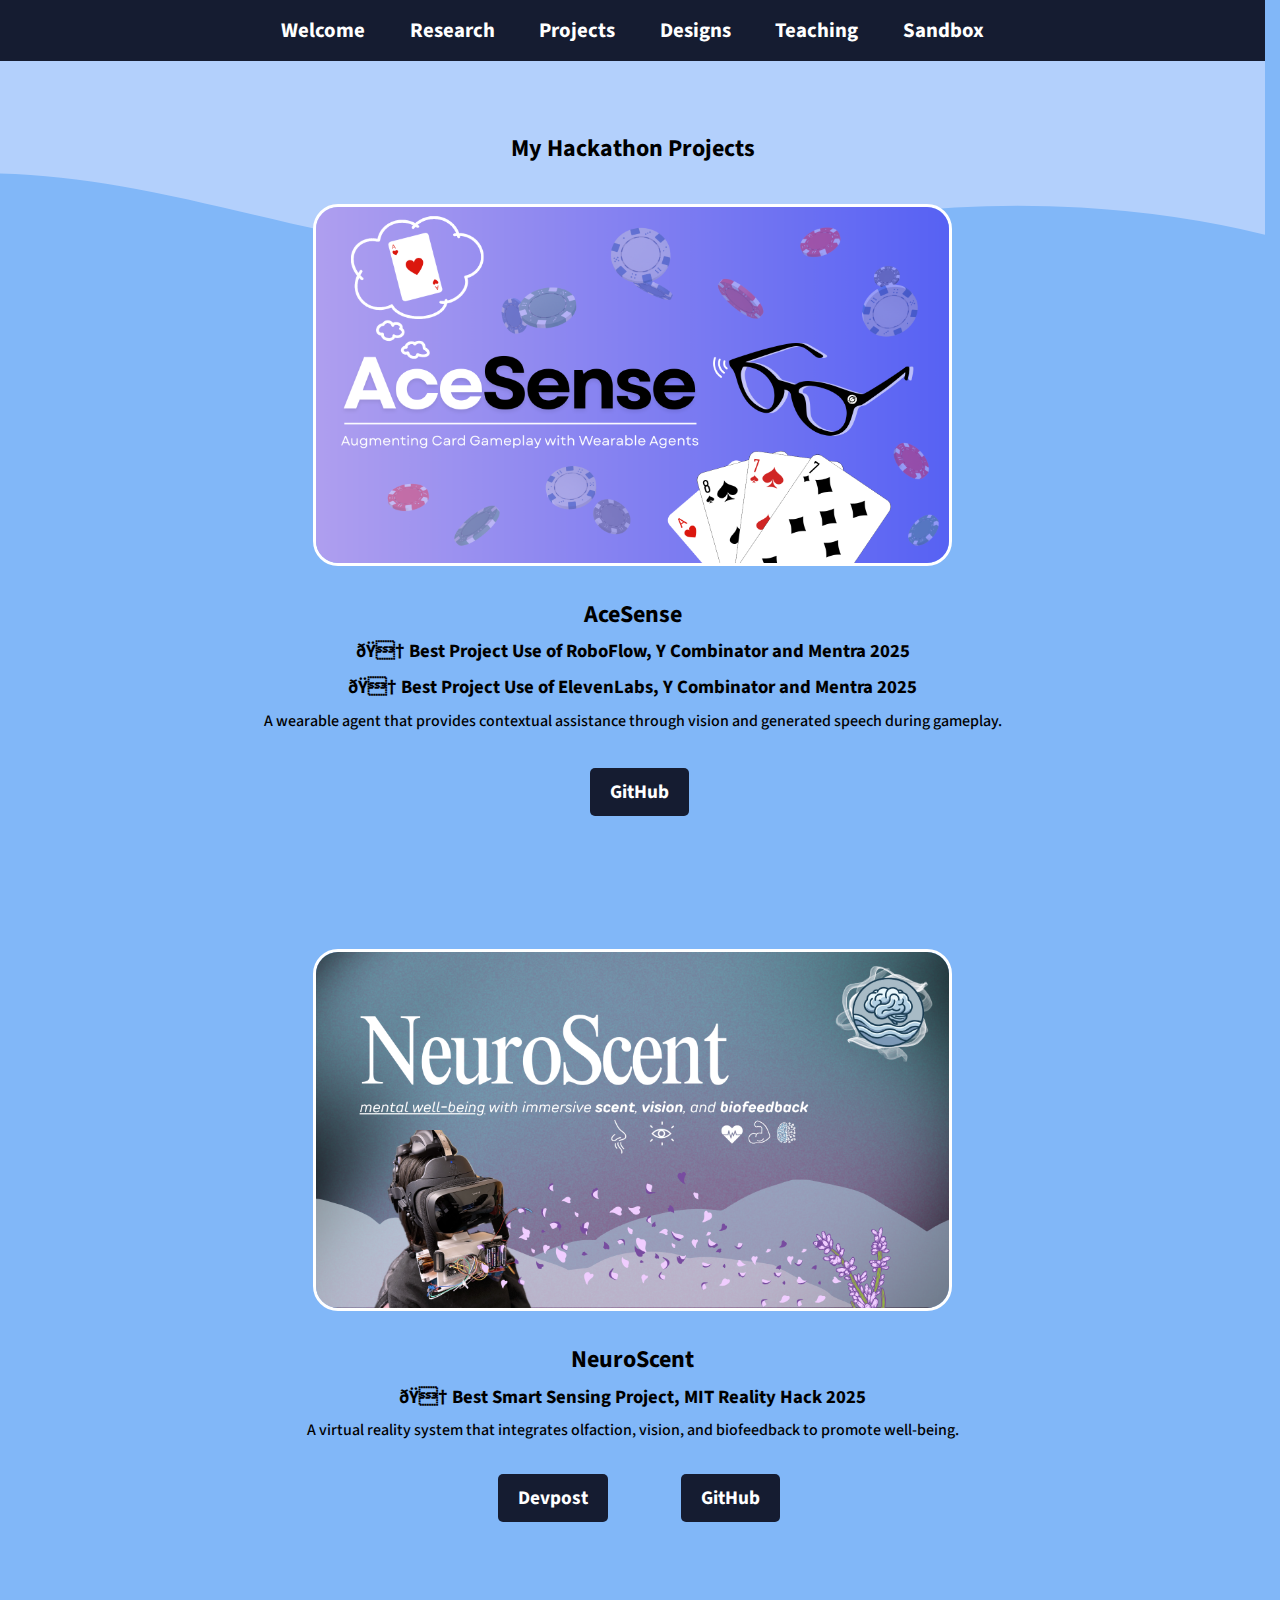
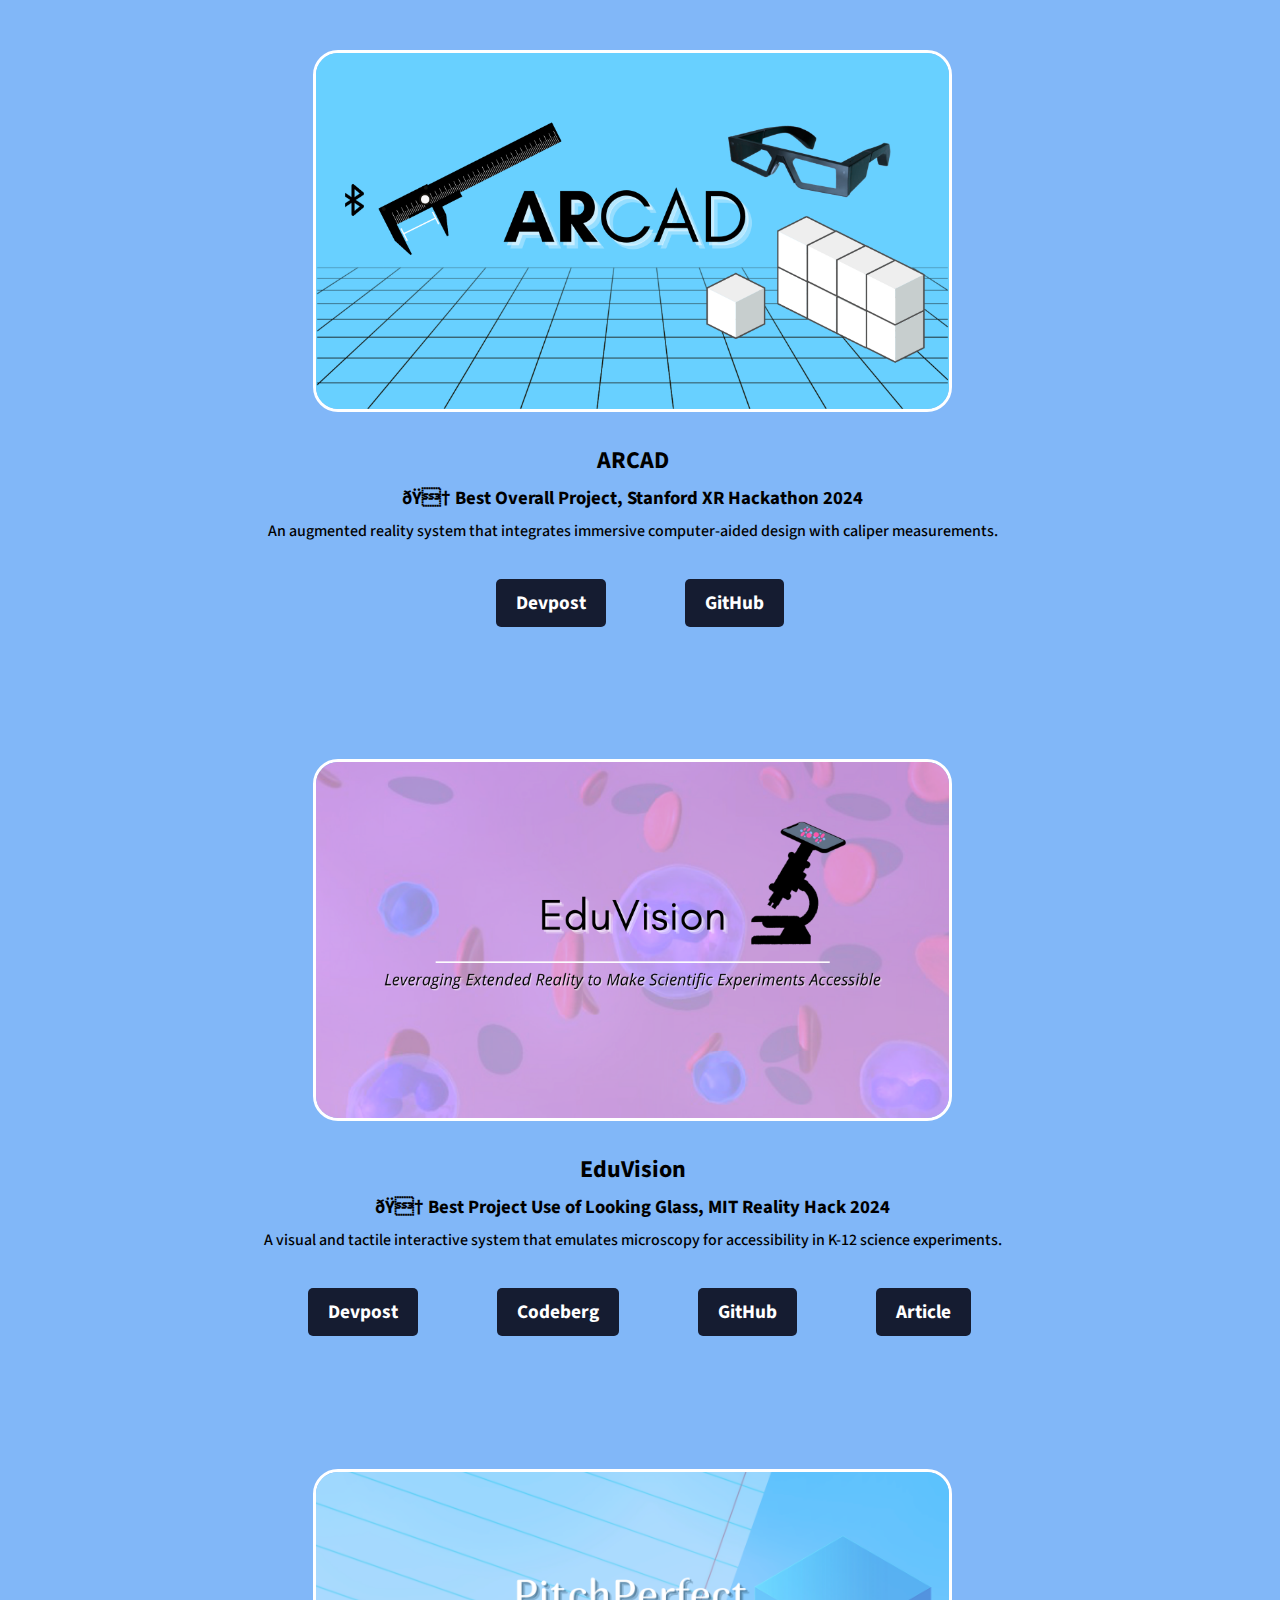
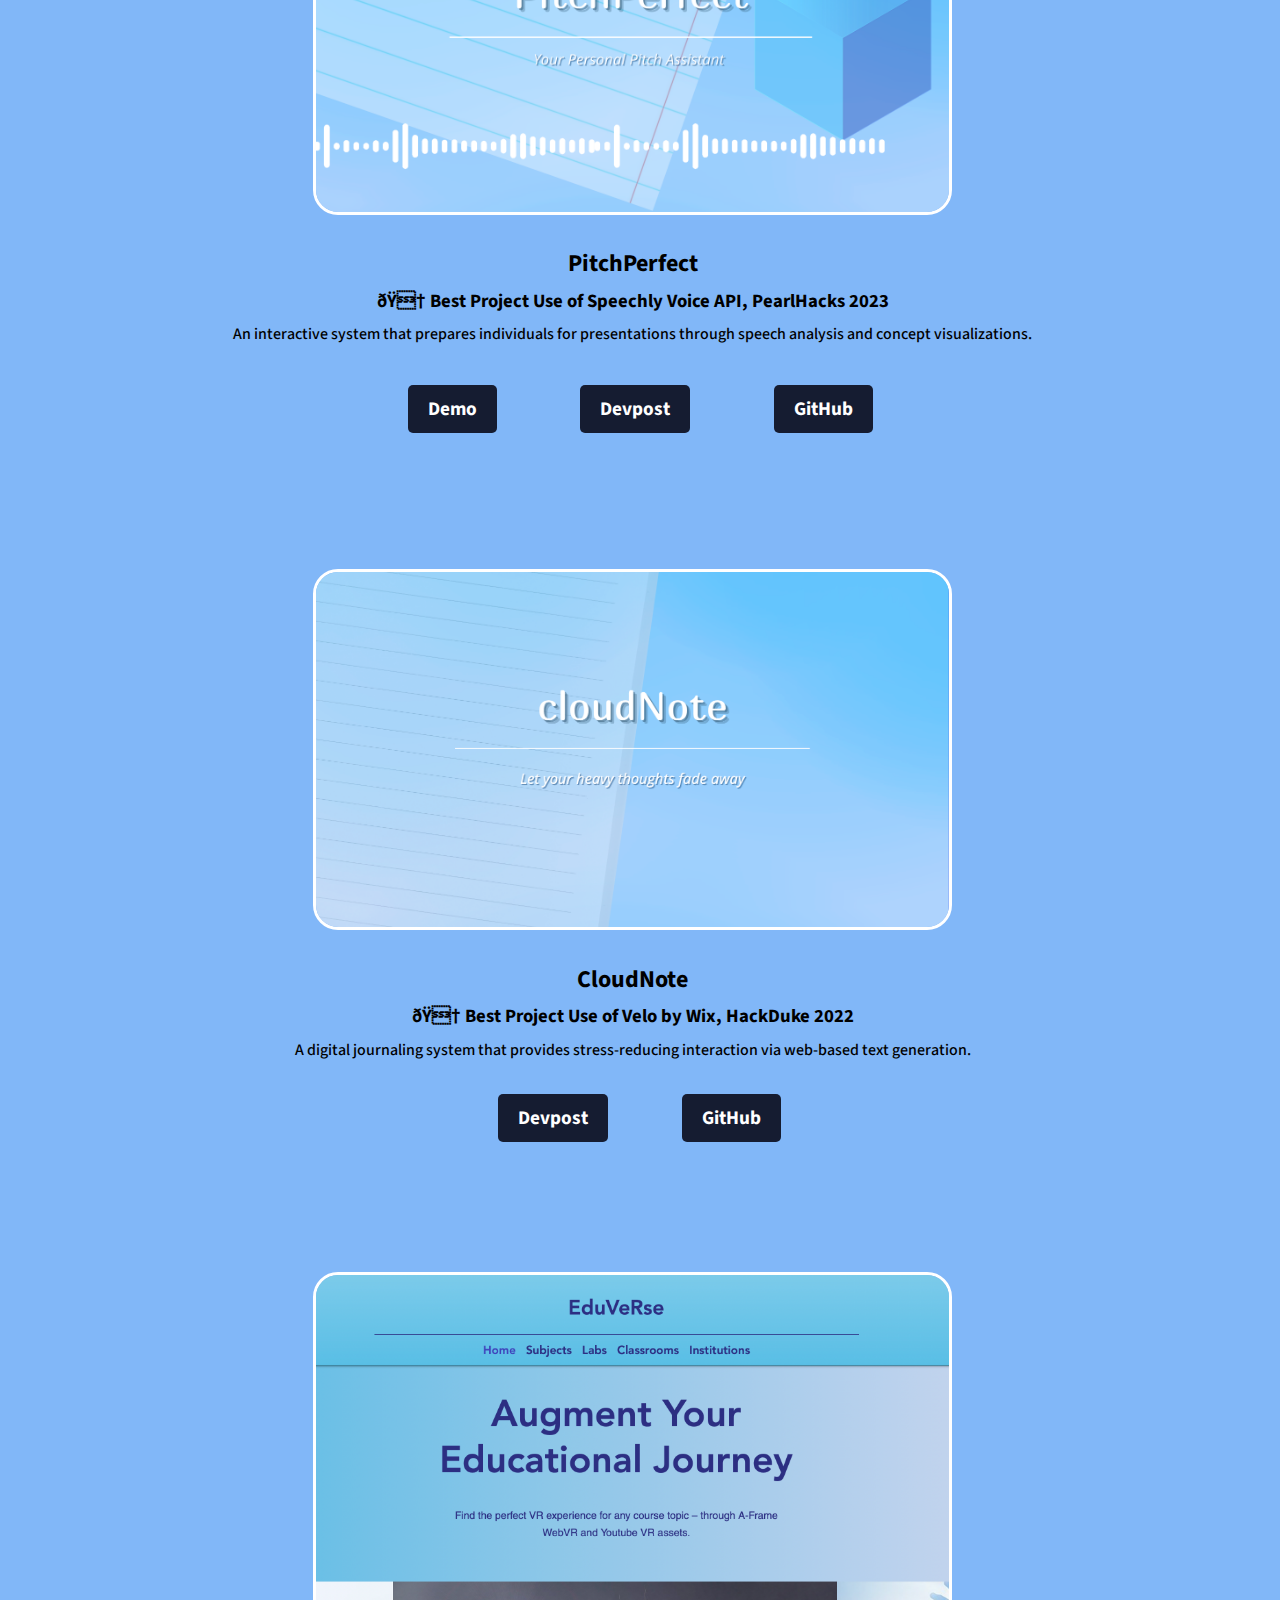
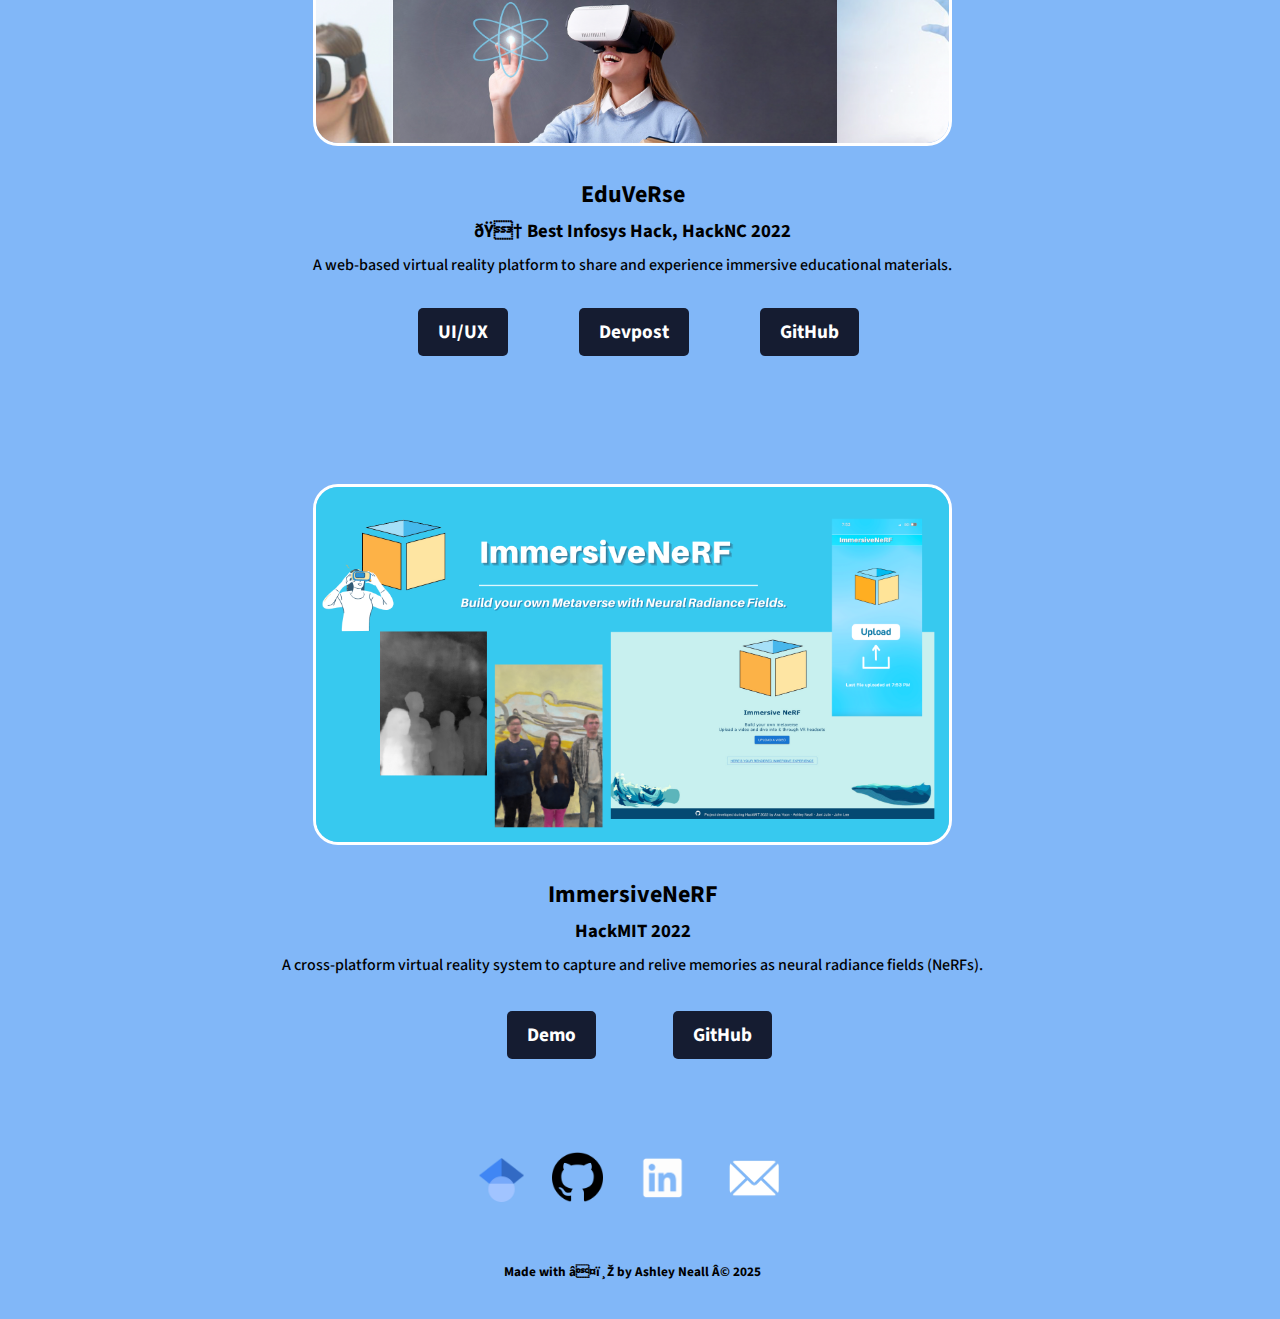
<file: projects.html>
<!DOCTYPE html>
<html lang="en">
  <head>
    <link rel="preconnect" href="https://fonts.googleapis.com"><link rel="preconnect" href="https://fonts.gstatic.com" crossorigin><link href="https://fonts.googleapis.com/css2?family=Merienda:wght@800&display=swap" rel="stylesheet">
    
    <link rel="preconnect" href="https://fonts.googleapis.com">
    <link rel="preconnect" href="https://fonts.gstatic.com" crossorigin>
    <link href="https://fonts.googleapis.com/css2?family=Rubik+80s+Fade&display=swap" rel="stylesheet">
        <style>
    @import url('https://fonts.googleapis.com/css2?family=Rubik+80s+Fade&display=swap');
    </style>

    <link rel="preconnect" href="https://fonts.googleapis.com">
    <link rel="preconnect" href="https://fonts.gstatic.com" crossorigin>
    <link href="https://fonts.googleapis.com/css2?family=Source+Code+Pro&display=swap" rel="stylesheet">
        <style>
    @import url('https://fonts.googleapis.com/css2?family=Source+Code+Pro&display=swap');
    </style>

    <!-- Source Sans 3 (variable) for projects page -->
    <link href="https://fonts.googleapis.com/css2?family=Source+Sans+3:ital,wght@0,200..900;1,200..900&display=swap" rel="stylesheet">

    <nav class="site-nav">
      <input type="checkbox" id="navcheck" class="navcheck" aria-label="Toggle navigation">
      <label for="navcheck" class="hamburger" aria-hidden="true"><span></span><span></span><span></span></label>

      <ul id="ulnavbar">
        <li>
          <a href="index.html">Welcome</a>
        </li>
        <li>
          <a href="research.html">Research</a>
        </li>
        <li>
          <a href="projects.html">Projects</a>
        </li>
        <li>
          <a href="designs.html">Designs</a>
        </li>
        <li>
            <a href="teaching.html">Teaching</a>
        </li>
        <li>
          <a href="sandbox.html">Sandbox</a>
      </li>
      </ul>
    </nav>

    <meta charset="utf-8" />
	  <meta http-equiv="X-UA-Compatible" content="IE=edge" />
	  <meta name="viewport" content="width=device-width, initial-scale=1" />
    <title>Ashley Neall – Projects</title>

    <!-- webpage's stylesheet -->
	  <link rel="stylesheet" href="/style.css" />

	  <!-- webpage's JavaScript file -->
	  <script src="/script.js" defer></script>

  </head>
  <body id="projectsbody" style="background-color: #81b7f8";>
    <section style="background-color: #b3d0fc";>
      <h2> 
        <br></br>
        My Hackathon Projects</h2>
      <div class="pinkcurve">
    <svg data-name="Layer 1" xmlns="http://www.w3.org/2000/svg" viewBox="0 0 1200 120" preserveAspectRatio="none">
        <path d="M985.66,92.83C906.67,72,823.78,31,743.84,14.19c-82.26-17.34-168.06-16.33-250.45.39-57.84,11.73-114,31.07-172,41.86A600.21,600.21,0,0,1,0,27.35V120H1200V95.8C1132.19,118.92,1055.71,111.31,985.66,92.83Z" class="shape-fill"></path>
    </svg>
      </div>
    </section>

    <!-- section for AceSense -->
    <div class="overallcontainer">
      <a href="https://github.com/aneall/AceSense"> <img class="projects" id="arcad" src="assets/AceSense.png"/></a>
      
      <div class="textcontainer">
        <h2 class="description">AceSense</h2>
        <h3 class="description">🏆 Best Project Use of RoboFlow, Y Combinator and Mentra 2025</h3>
        <h3 class="description">🏆 Best Project Use of ElevenLabs, Y Combinator and Mentra 2025</h3>
        <h4 class="description">A wearable agent that provides contextual assistance through vision and generated speech during gameplay.</h4>
        <div class="buttoncontainer">
          <a href="https://github.com/aneall/AceSense" class="info-button">GitHub</a>
        </div> 
      </div>
    </div>

    <!-- section for NeuroScent -->
    <div class="overallcontainer">
      <a href="https://www.canva.com/design/DAGf4dH8ug0/ZdsjlkePMBMGw7s8WEDLIg/view?utm_content=DAGf4dH8ug0&utm_campaign=designshare&utm_medium=link2&utm_source=uniquelinks&utlId=heb34c870bd"> <img class="projects" id="arcad" src="assets/NeuroScent.png"/></a>
      
      <div class="textcontainer">
        <h2 class="description">NeuroScent</h2>
        <h3 class="description">🏆 Best Smart Sensing Project, MIT Reality Hack 2025</h3>
        <h4 class="description">A virtual reality system that integrates olfaction, vision, and biofeedback to promote well-being.</h4>
        <div class="buttoncontainer">
          <a href="https://devpost.com/software/neuroscent" class="info-button">Devpost</a>
          <a href="https://github.com/kguptas/OpenBCI-RealityHack/" class="info-button">GitHub</a>
        </div> 
      </div>
    </div>

    <!-- section for ARCAD -->
    <div class="overallcontainer">
      <a href="https://docs.google.com/presentation/d/1Kuj3BBNe8sAvtSHTCvz50vrsgjTwzwrpPKftGOd_uy8/edit?usp=sharing"> <img class="projects" id="arcad" src="assets/ARCAD.png"/></a>
      
      <div class="textcontainer">
        <h2 class="description">ARCAD</h2>
        <h3 class="description">🏆 Best Overall Project, Stanford XR Hackathon 2024</h3>
        <h4 class="description">An augmented reality system that integrates immersive computer-aided design with caliper measurements.</h4>
        <div class="buttoncontainer">
          <a href="https://devpost.com/software/arcad" class="info-button">Devpost</a>
          <a href="https://github.com/aneall/ARCad-LensStudio" class="info-button">GitHub</a>
        </div> 
      </div>
    </div>


    <!-- section for EduVision -->
    <div class="overallcontainer">
      <a href="https://vimeo.com/907233079"> <img class="projects" id="eduvision" src="assets/eduvision.png"/></a>
      
      <div class="textcontainer">
        <h2 class="description">EduVision</h2>
        <h3 class="description">🏆 Best Project Use of Looking Glass, MIT Reality Hack 2024</h3>
        <h4 class="description">A visual and tactile interactive system that emulates microscopy for accessibility in K-12 science experiments.</h4>
        <div class="buttoncontainer">
          <a href="https://devpost.com/software/eduvision-raosb8" class="info-button">Devpost</a>
          <a href="https://codeberg.org/reality-hack-2024/EduVision/src/commit/3bd0dcc7e5daecede1e0852e5e2a83b195c2975e" class="info-button">Codeberg</a>
          <a href="https://github.com/aneall/EduVision" class="info-button">GitHub</a>
          <a href="https://www.fastcompany.com/91024333/mit-reality-hack-hackathon-2024" class="info-button">Article</a>
        </div> 
      </div>
    </div>


    <!-- section for PitchPerfect -->
    <div class="overallcontainer">
      <a href="https://www.canva.com/design/DAFaYVhOmCo/3BJ93f48OQf3k8qtGbRQ-w/view?utm_content=DAFaYVhOmCo&utm_campaign=designshare&utm_medium=link&utm_source=publishsharelink"> <img class="projects" id="pitchperfect" src="assets/PitchPerfect.png"/></a>
      
      <div class="textcontainer">
        <h2 class="description">PitchPerfect</h2>
        <h3 class="description">🏆 Best Project Use of Speechly Voice API, PearlHacks 2023</h3>
        <h4 class="description">An interactive system that prepares individuals for presentations through speech analysis and concept visualizations.</h4>
        <div class="buttoncontainer">
          <a href="https://www.figma.com/proto/9z1zBhguCgBsqMpX9wk48P/PitchPerfect?node-id=102-384&scaling=scale-down&page-id=102%3A383&starting-point-node-id=102%3A384" class="info-button">Demo</a>
          <a href="https://devpost.com/software/xyz-3tji52" class="info-button">Devpost</a>
          <a href="https://github.com/aneall/PearlHacks2023" class="info-button">GitHub</a>
        </div> 
      </div>
    </div>
    

      <!-- section for cloudNote -->
      <div class="overallcontainer">
        <a href="https://moniquedacanay7.wixsite.com/my-site-2"> <img class="projects" id="cloudnote" src="assets/cloudNote.png"/></a>
        
        <div class="textcontainer">
          <h2 class="description">CloudNote</h2>
          <h3 class="description">🏆 Best Project Use of Velo by Wix, HackDuke 2022</h3>
          <h4 class="description">A digital journaling system that provides stress-reducing interaction via web-based text generation.</h4>
          <div class="buttoncontainer">
            <a href="https://devpost.com/software/hackduke-project?ref_content=my-projects-tab&ref_feature=my_projects" class="info-button">Devpost</a>
            <a href="https://github.com/moniquedacanay/cloudNote" class="info-button">GitHub</a>
          </div> 
        </div>
      </div>


      <!-- section for EduVeRse -->
      <div class="overallcontainer">
        <a href="https://eduverse.glitch.me"> <img class="projects" id="cloudnote" src="assets/EduVeRse.png"/></a>
        
        <div class="textcontainer">
          <h2 class="description">EduVeRse</h2>
          <h3 class="description">🏆 Best Infosys Hack, HackNC 2022</h3>
          <h4 class="description">A web-based virtual reality platform to share and experience immersive educational materials.</h4>
          <div class="buttoncontainer">
            <a href="https://mgaspar93.wixsite.com/eduverse/about-1" class="info-button">UI/UX</a>
            <a href="https://devpost.com/software/eduverse-t94nbd" class="info-button">Devpost</a>
            <a href="https://github.com/aneall/eduVeRse-updated" class="info-button">GitHub</a>
          </div> 
        </div>
      </div>


          <!-- section for ImmersiveNeRF -->
    <div class="overallcontainer">
      <a href="https://github.com/aneall/immersive-NeRF"> <img class="projects" id="nerf" src="assets/ImmersiveNeRF.png"/></a>
      
      <div class="textcontainer">
        <h2 class="description">ImmersiveNeRF</h2>
        <h3 class="description">HackMIT 2022</h3>
        <h4 class="description">A cross-platform virtual reality system to capture and relive memories as neural radiance fields (NeRFs).</h4>
        <div class="buttoncontainer">
          <a href="https://www.canva.com/design/DAF4DdcHB3g/PyDfZy5AtKFSnW3ywWUoyQ/view?utm_content=DAF4DdcHB3g&utm_campaign=designshare&utm_medium=link&utm_source=editor" class="info-button">Demo</a>
          <a href="https://github.com/aneall/immersive-NeRF" class="info-button">GitHub</a>
        </div> 
      </div>
    </div>

    
    <footer>

      <a href="https://scholar.google.com/citations?user=UgeBGw4AAAAJ&hl=en&oi=ao"> <img id="myscholar" src="assets/googlescholar.png" width=3.5% height=3.5% style="border: 0;"/></a>

      <a href="https://github.com/aneall"> <img id="mygithub" src="assets/github.png" width=4% height=4% style="border: 0;"/></a>

      <a href="https://www.linkedin.com/in/ashley-neall"> <img id="mylinkedin" src="assets/linkedin.PNG" width=5% height=5% style="border: 0;"/></a>

      <a href="mailto:aneall@unc.edu"><img id="myemail" src="assets/emailtest.PNG" width=5% height=5% style="border: 0;"/></a>

      <h5>
       Made with ❤︎ by Ashley Neall © 2025
    </h5>
</footer>
    
  </body>
</html>
</file>
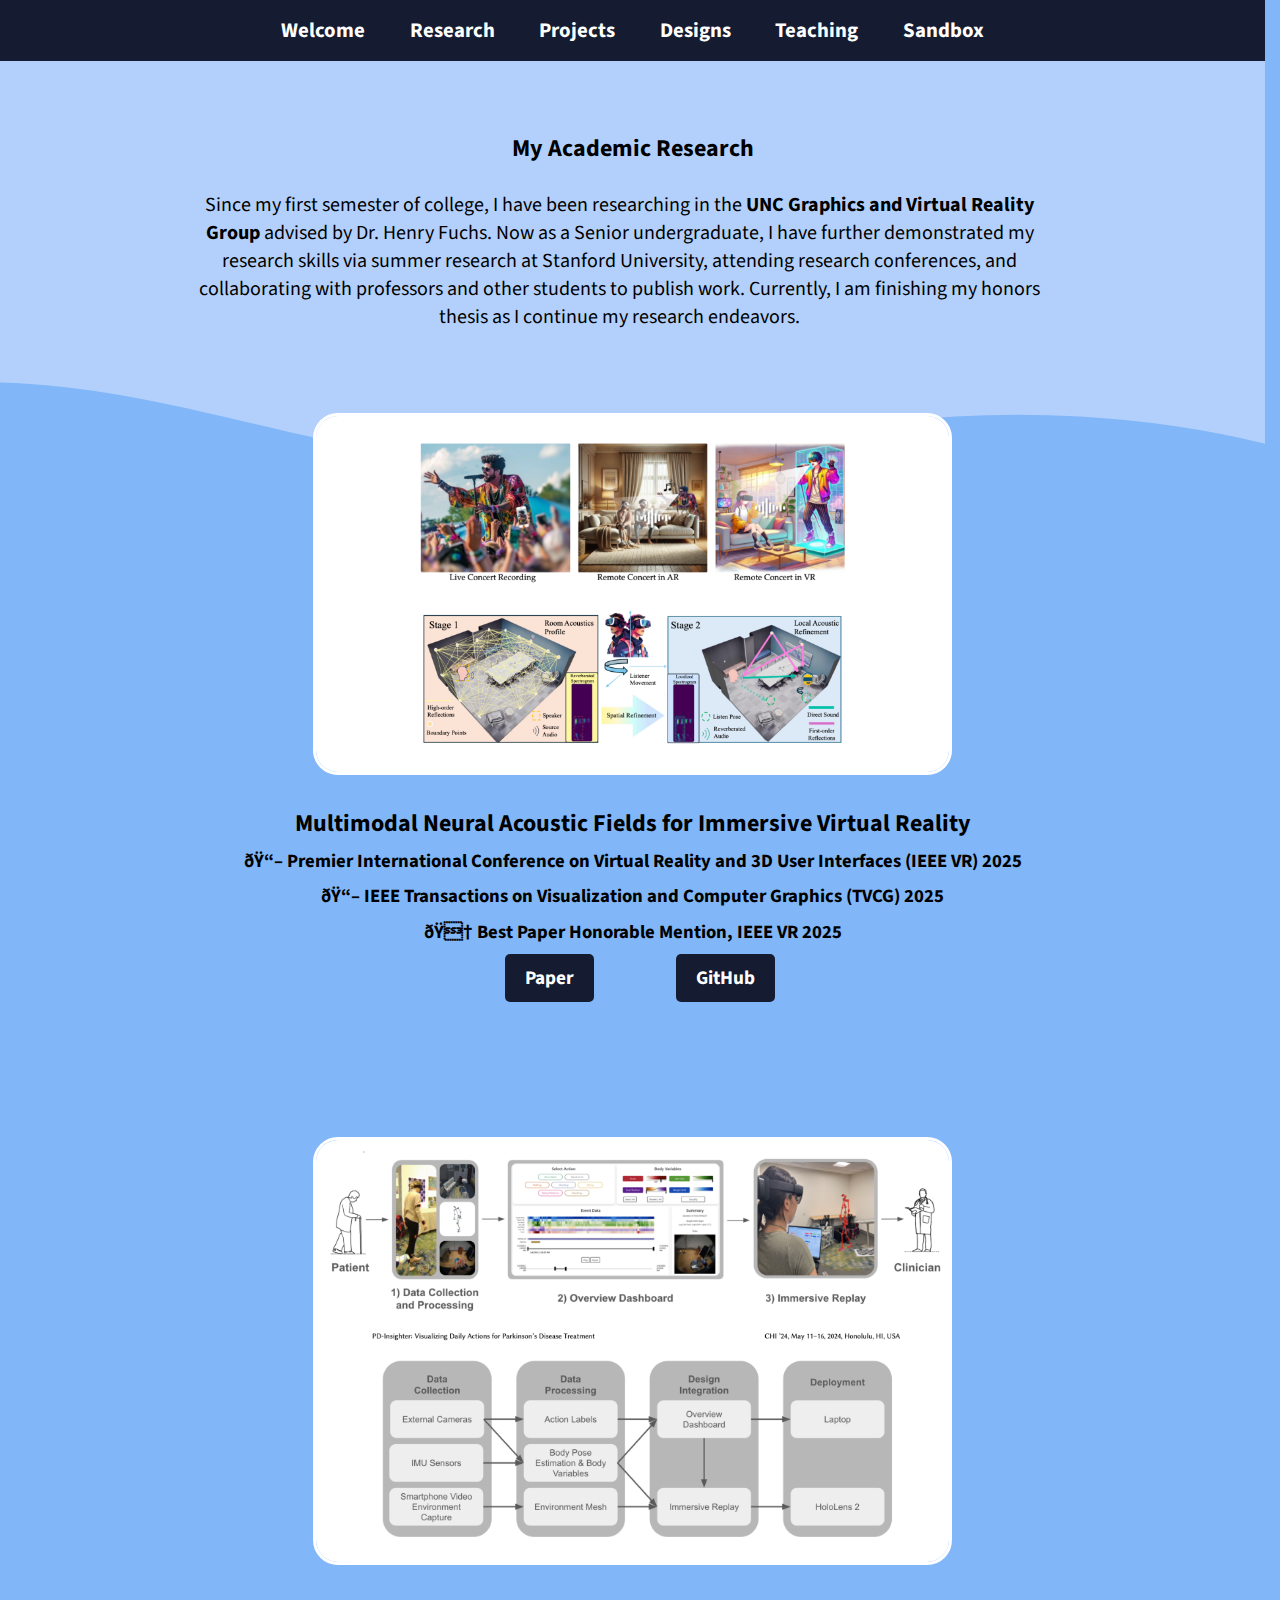
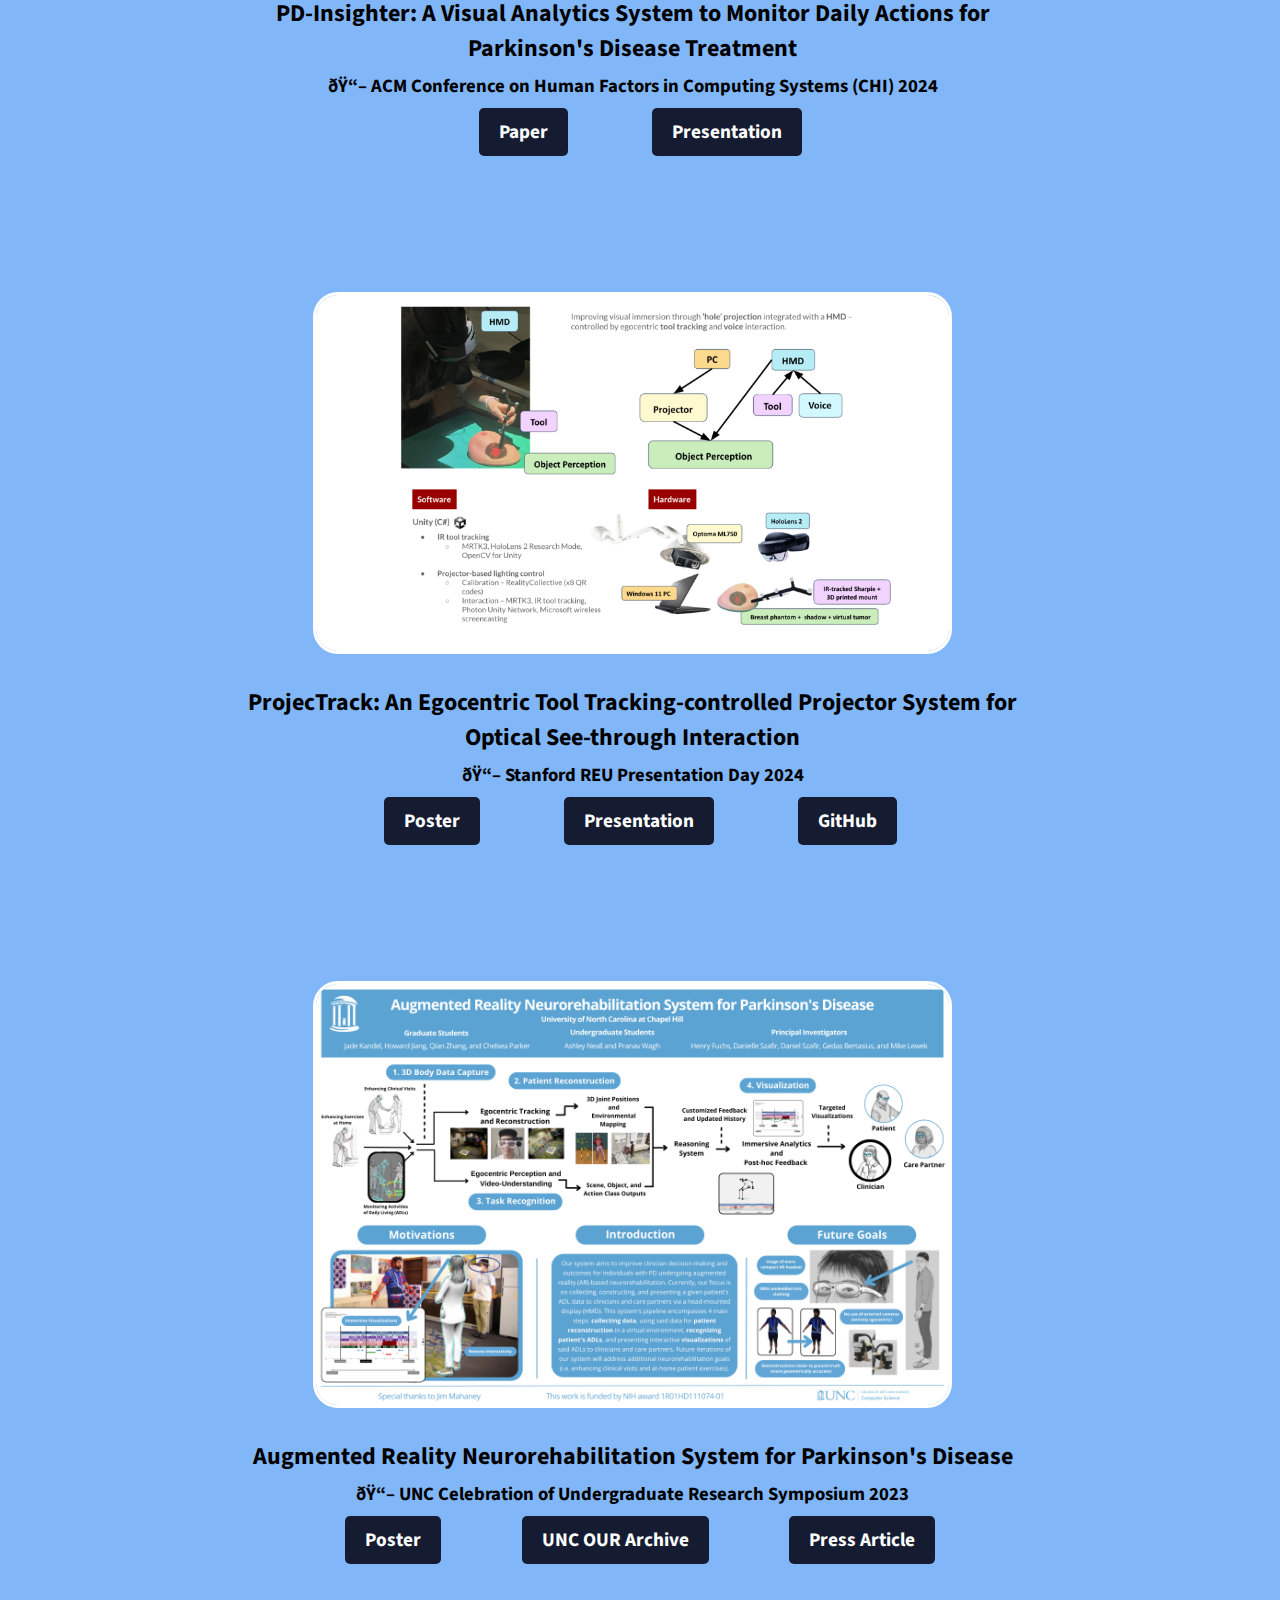
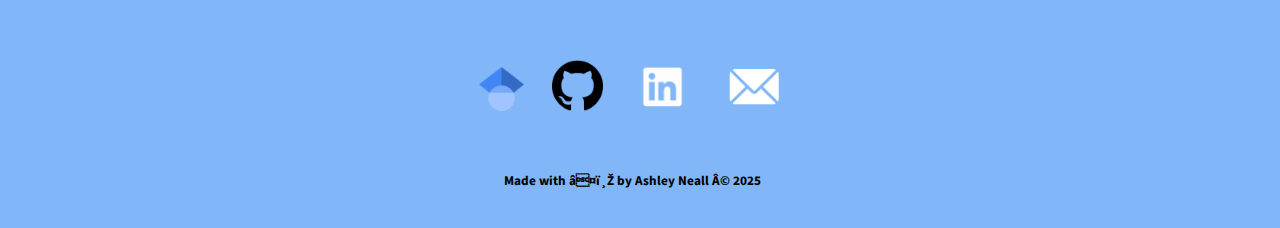
<file: research.html>
<!DOCTYPE html>
<html lang="en">
  <head>
    <link rel="preconnect" href="https://fonts.googleapis.com"><link rel="preconnect" href="https://fonts.gstatic.com" crossorigin><link href="https://fonts.googleapis.com/css2?family=Merienda:wght@800&display=swap" rel="stylesheet">
    
    <link rel="preconnect" href="https://fonts.googleapis.com">
    <link rel="preconnect" href="https://fonts.gstatic.com" crossorigin>
    <link href="https://fonts.googleapis.com/css2?family=Rubik+80s+Fade&display=swap" rel="stylesheet">
        <style>
    @import url('https://fonts.googleapis.com/css2?family=Rubik+80s+Fade&display=swap');
    </style>

    <link rel="preconnect" href="https://fonts.googleapis.com">
    <link rel="preconnect" href="https://fonts.gstatic.com" crossorigin>
    <link href="https://fonts.googleapis.com/css2?family=Source+Code+Pro&display=swap" rel="stylesheet">
        <style>
    @import url('https://fonts.googleapis.com/css2?family=Source+Code+Pro&display=swap');
    </style>

    <!-- Source Sans 3 (variable) for projects page -->
    <link href="https://fonts.googleapis.com/css2?family=Source+Sans+3:ital,wght@0,200..900;1,200..900&display=swap" rel="stylesheet">

  <nav class="site-nav">
      <input type="checkbox" id="navcheck" class="navcheck" aria-label="Toggle navigation">
      <label for="navcheck" class="hamburger" aria-hidden="true"><span></span><span></span><span></span></label>

      <ul id="ulnavbar">
        <li>
          <a href="index.html">Welcome</a>
        </li>
        <li>
          <a href="research.html">Research</a>
        </li>
        <li>
          <a href="projects.html">Projects</a>
        </li>
        <li>
          <a href="designs.html">Designs</a>
        </li>
        <li>
            <a href="teaching.html">Teaching</a>
        </li>
        <li>
          <a href="sandbox.html">Sandbox</a>
      </li>
      </ul>
  </nav>

    <meta charset="utf-8" />
	  <meta http-equiv="X-UA-Compatible" content="IE=edge" />
	  <meta name="viewport" content="width=device-width, initial-scale=1" />
    <title>My Research</title>

    <!-- webpage's stylesheet -->
	  <link rel="stylesheet" href="/style.css" />

	  <!-- webpage's JavaScript file -->
	  <script src="/script.js" defer></script>
  </head>

  <body style="background-color: #81b7f8";>
    <section style="background-color: #b3d0fc";>
      <h2> 
      <br></br>
      My Academic Research</h2>
      <div>
        <p class="researchtitle"> Since my first semester of college, I have been researching in the <a id="UNClink" href="https://telepresence.web.unc.edu" target="_blank"> UNC Graphics and Virtual Reality Group</a> advised by Dr. Henry Fuchs. Now as a Senior undergraduate, I have further demonstrated my research skills via summer research at Stanford University, attending research conferences, and collaborating with professors and other students to publish work. Currently, I am finishing my honors thesis as I continue my research endeavors.</p>
      </div>
      <br></br>
      <div class="pinkcurve">
    <svg data-name="Layer 1" xmlns="http://www.w3.org/2000/svg" viewBox="0 0 1200 120" preserveAspectRatio="none">
        <path d="M985.66,92.83C906.67,72,823.78,31,743.84,14.19c-82.26-17.34-168.06-16.33-250.45.39-57.84,11.73-114,31.07-172,41.86A600.21,600.21,0,0,1,0,27.35V120H1200V95.8C1132.19,118.92,1055.71,111.31,985.66,92.83Z" class="shape-fill"></path>
    </svg>
      </div>
    </section>

    <!-- section for ARAudio -->
    <div class="overallcontainer">
      <a href="https://ieeevr.org/2025/program/papers/#6"> <img class="projects" id="poster" src="assets/AudioAR.png"/></a>
      
      <div class="textcontainer">
        <h2 class="description">Multimodal Neural Acoustic Fields for Immersive Virtual Reality</h2>
        <h3 class="description">📖 Premier International Conference on Virtual Reality and 3D User Interfaces (IEEE VR) 2025</h3>
        <h3 class="description">📖 IEEE Transactions on Visualization and Computer Graphics (TVCG) 2025</h3>
        <h3 class="description">🏆 Best Paper Honorable Mention, IEEE VR 2025</h3>
        <div class="buttoncontainer">
          <a href="https://ieeexplore.ieee.org/document/10938352" class="info-button">Paper</a>
          <a href="https://github.com/aneall/ARAudioVision" class="info-button">GitHub</a>
        </div> 
      </div>
    </div>

    <!-- section for PD-Insighter -->
    <div class="overallcontainer">
      <a href="https://arxiv.org/pdf/2404.10661.pdf"> <img class="projects" id="poster" src="assets/sigchiGraphic.png"/></a>
      
      <div class="textcontainer">
        <h2 class="description">PD-Insighter: A Visual Analytics System to Monitor Daily Actions for Parkinson's Disease Treatment</h2>
        <h3 class="description">📖 ACM Conference on Human Factors in Computing Systems (CHI) 2024</h3>
        <div class="buttoncontainer">
          <a href="https://doi.org/10.1145/3613904.3642215" class="info-button">Paper</a>
          <a href="https://www.youtube.com/watch?v=ZOVwQswVqzo" class="info-button">Presentation</a>
        </div> 
      </div>
    </div>

    <!-- section for 2024 Stanford REU -->
    <div class="overallcontainer">
      <a href="https://docs.google.com/presentation/d/1jN-zJaMsR5Y1YqFg5eM0KXX56WXH61OMZZNJU3UFQsQ/edit?usp=sharing"> <img class="projects" id="poster" src="assets/ProjecTrack.png"/></a>
      
      <div class="textcontainer">
        <h2 class="description">ProjecTrack: An Egocentric Tool Tracking-controlled Projector System for Optical See-through Interaction</h2>
        <h3 class="description">📖 Stanford REU Presentation Day 2024</h3>
        <div class="buttoncontainer">
          <a href="https://drive.google.com/file/d/1U3QDKmbau3dL-prATTuLT50zwBrU0GfJ/view?usp=sharing" class="info-button">Poster</a>
          <a href="https://docs.google.com/presentation/d/1jN-zJaMsR5Y1YqFg5eM0KXX56WXH61OMZZNJU3UFQsQ/edit?usp=sharing" class="info-button">Presentation</a>
          <a href="https://github.com/immersLAB/ProjecTrack-IMMERS" class="info-button">GitHub</a>
        </div> 
      </div>
    </div>

    <!-- section for ARPD OUR Poster -->
    <div class="overallcontainer">
      <a href="https://our.unc.edu/wp-content/uploads/sites/1148/2023/04/NEALL-Poster-2O23.pdf"> <img class="projects" id="poster" src="assets/arneurorehab-poster.png"/></a>
      
      <div class="textcontainer">
        <h2 class="description">Augmented Reality Neurorehabilitation System for Parkinson's Disease</h2>
        <h3 class="description">📖 UNC Celebration of Undergraduate Research Symposium 2023</h3>
        <div class="buttoncontainer">
          <a href="https://our.unc.edu/wp-content/uploads/sites/1148/2023/04/NEALL-Poster-2O23.pdf" class="info-button">Poster</a>
          <a href="https://our.unc.edu/abstract/neall-augmented-reality-neurorehabilitation-system-for-parkinsons-disease/" class="info-button">UNC OUR Archive</a>
          <a href="https://www.unc.edu/discover/computer-science-team-uses-ar-to-treat-parkinsons/" class="info-button">Press Article</a>
        </div> 
      </div>
    </div>

    
<footer>

  <a href="https://scholar.google.com/citations?user=UgeBGw4AAAAJ&hl=en&oi=ao"> <img id="myscholar" src="assets/googlescholar.png" width=3.5% height=3.5% style="border: 0;"/></a>

  <a href="https://github.com/aneall"> <img id="mygithub" src="assets/github.png" width=4% height=4% style="border: 0;"/></a>

  <a href="https://www.linkedin.com/in/ashley-neall"> <img id="mylinkedin" src="assets/linkedin.PNG" width=5% height=5% style="border: 0;"/></a>

  <a href="mailto:aneall@unc.edu"><img id="myemail" src="assets/emailtest.PNG" width=5% height=5% style="border: 0;"/></a>

  <h5>
     Made with ❤︎ by Ashley Neall © 2025
  </h5>
</footer>
    
  </body>
</html>
</file>
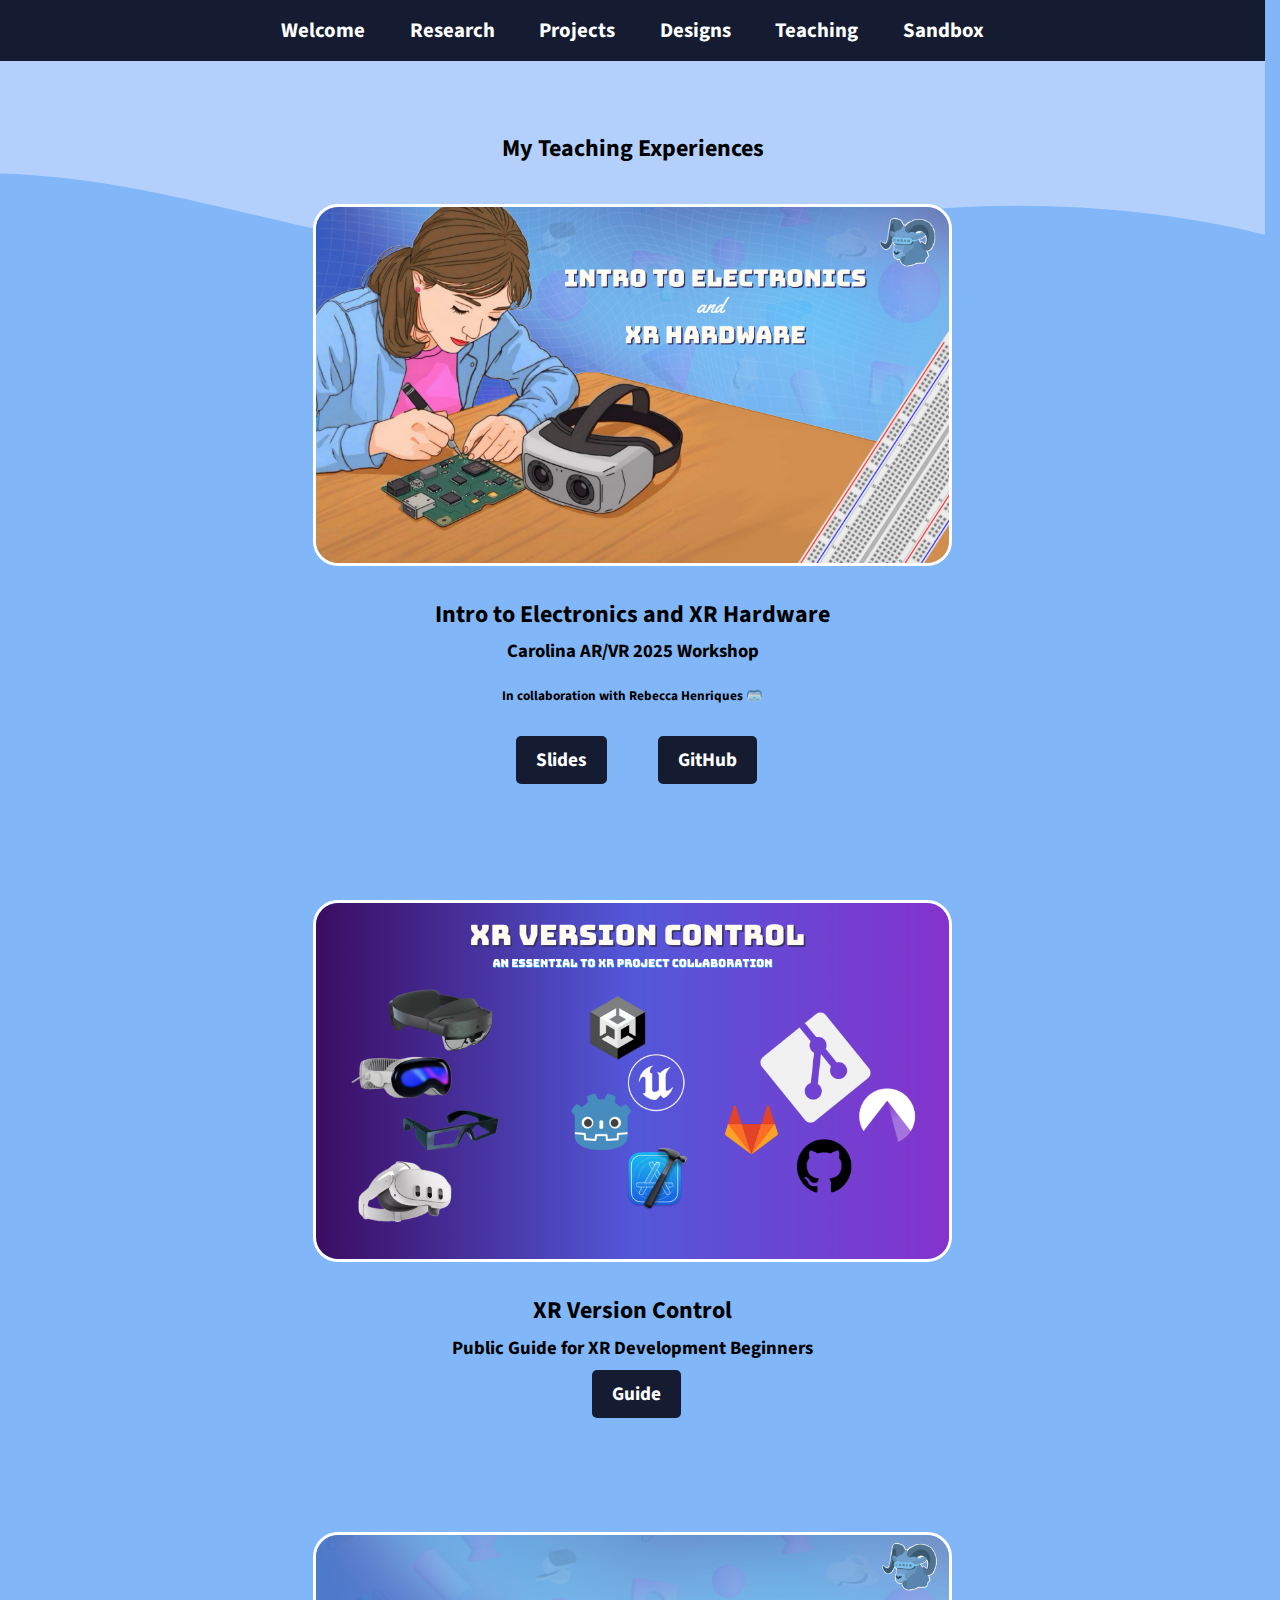
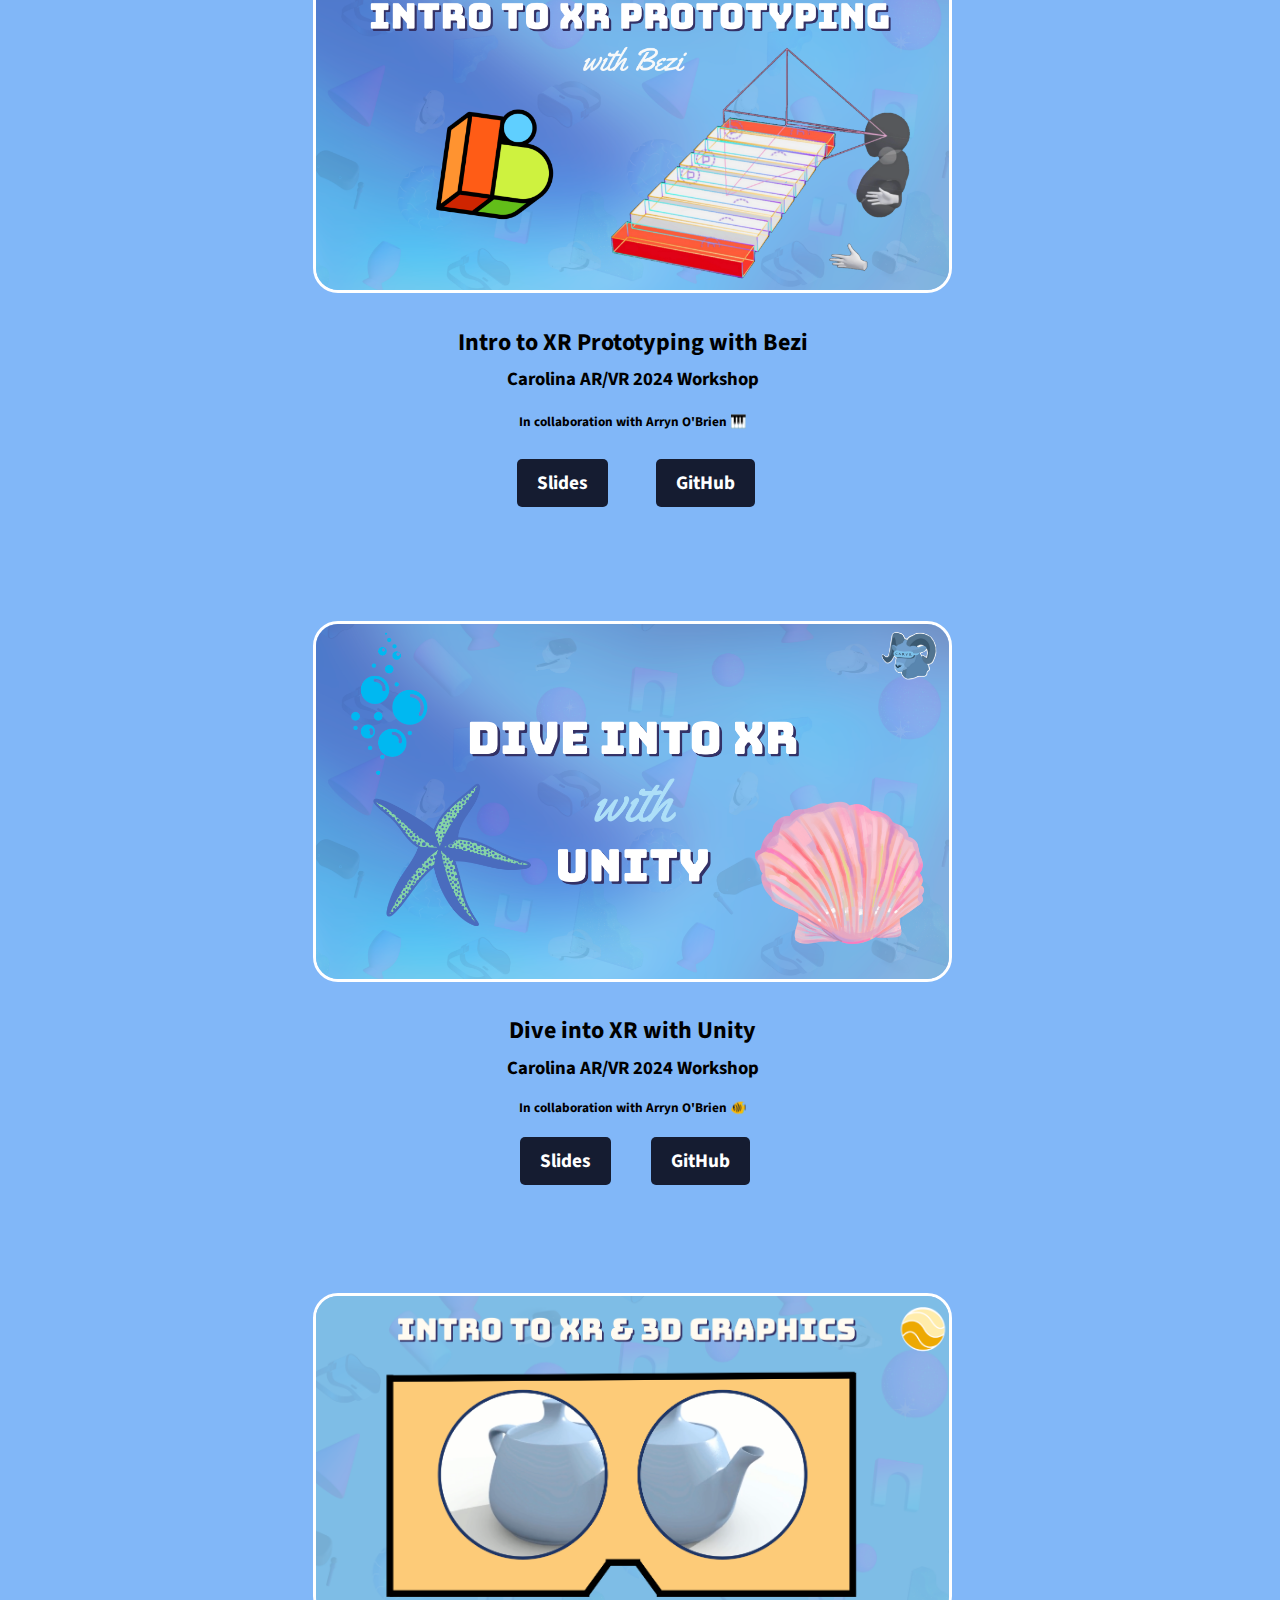
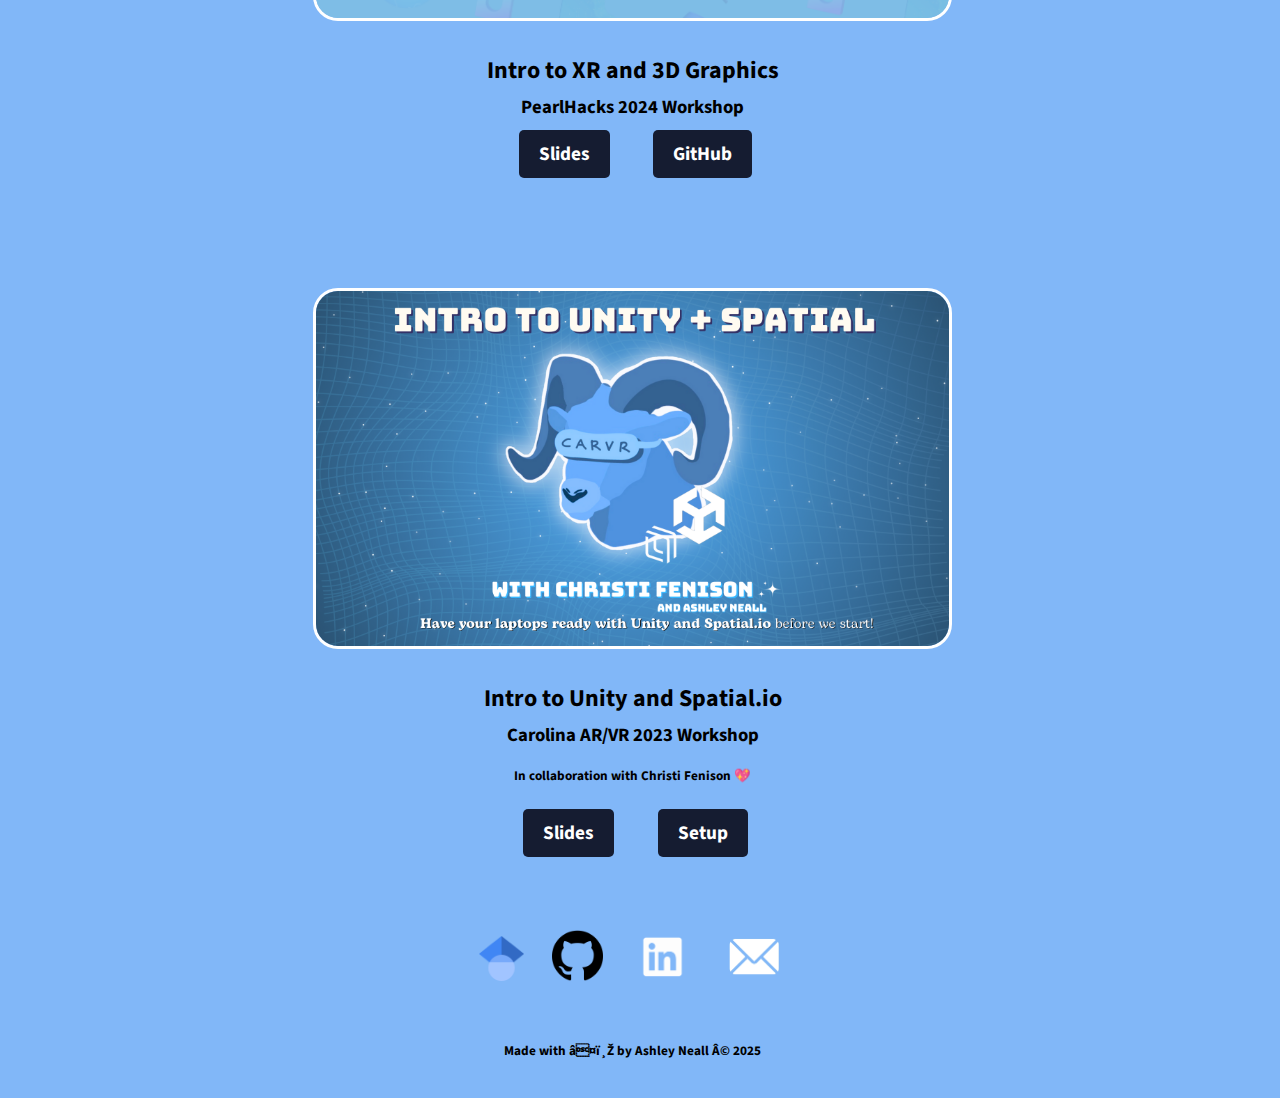
<file: teaching.html>
<!DOCTYPE html>
<html lang="en">
  <head>
    <link rel="preconnect" href="https://fonts.googleapis.com"><link rel="preconnect" href="https://fonts.gstatic.com" crossorigin><link href="https://fonts.googleapis.com/css2?family=Merienda:wght@800&display=swap" rel="stylesheet">
    
    <link rel="preconnect" href="https://fonts.googleapis.com">
    <link rel="preconnect" href="https://fonts.gstatic.com" crossorigin>
    <link href="https://fonts.googleapis.com/css2?family=Rubik+80s+Fade&display=swap" rel="stylesheet">
        <style>
    @import url('https://fonts.googleapis.com/css2?family=Rubik+80s+Fade&display=swap');
    </style>

    <link rel="preconnect" href="https://fonts.googleapis.com">
    <link rel="preconnect" href="https://fonts.gstatic.com" crossorigin>
    <link href="https://fonts.googleapis.com/css2?family=Source+Code+Pro&display=swap" rel="stylesheet">
        <style>
    @import url('https://fonts.googleapis.com/css2?family=Source+Code+Pro&display=swap');
    </style>

    <!-- Source Sans 3 (variable) for projects page -->
    <link href="https://fonts.googleapis.com/css2?family=Source+Sans+3:ital,wght@0,200..900;1,200..900&display=swap" rel="stylesheet">

    <nav class="site-nav">
      <input type="checkbox" id="navcheck" class="navcheck" aria-label="Toggle navigation">
      <label for="navcheck" class="hamburger" aria-hidden="true"><span></span><span></span><span></span></label>

      <ul id="ulnavbar">
        <li>
          <a href="index.html">Welcome</a>
        </li>
        <li>
          <a href="research.html">Research</a>
        </li>
        <li>
          <a href="projects.html">Projects</a>
        </li>
        <li>
          <a href="designs.html">Designs</a>
        </li>
        <li>
            <a href="teaching.html">Teaching</a>
        </li>
        <li>
          <a href="sandbox.html">Sandbox</a>
      </li>
      </ul>
    </nav>

    <meta charset="utf-8" />
	  <meta http-equiv="X-UA-Compatible" content="IE=edge" />
	  <meta name="viewport" content="width=device-width, initial-scale=1" />
    <title>Ashley Neall – Teaching</title>

    <!-- webpage's stylesheet -->
	  <link rel="stylesheet" href="/style.css" />

	  <!-- webpage's JavaScript file -->
	  <script src="/script.js" defer></script>

  </head>
  <body style="background-color: #81b7f8";>
    <section style="background-color: #b3d0fc";>
      <h2> 
        <br></br>
        My Teaching Experiences</h2>
      <div class="pinkcurve">
    <svg data-name="Layer 1" xmlns="http://www.w3.org/2000/svg" viewBox="0 0 1200 120" preserveAspectRatio="none">
        <path d="M985.66,92.83C906.67,72,823.78,31,743.84,14.19c-82.26-17.34-168.06-16.33-250.45.39-57.84,11.73-114,31.07-172,41.86A600.21,600.21,0,0,1,0,27.35V120H1200V95.8C1132.19,118.92,1055.71,111.31,985.66,92.83Z" class="shape-fill"></path>
    </svg>
      </div>
    </section>

    <!-- section for Intro to Electronics and XR Hardware -->
    <div class="overallcontainer">
      <a href="https://www.canva.com/design/DAG3eq1INZk/ItcWWdcBq2675XmFcswiiA/view?utm_content=DAG3eq1INZk&utm_campaign=designshare&utm_medium=link2&utm_source=uniquelinks&utlId=h4f98b1e027"> <img class="projects" id="introxrgraphics" src="assets/introxrelectronics.png"/></a>
      
      <div class="textcontainer">
        <h2 class="description">Intro to Electronics and XR Hardware</h2>
        <h3 class="description">Carolina AR/VR 2025 Workshop</h3>
        <h5 class="description">In collaboration with Rebecca Henriques &#129405;</h5>
        <div class="buttoncontainer">
          <a href="https://www.canva.com/design/DAG3eq1INZk/ItcWWdcBq2675XmFcswiiA/view?utm_content=DAG3eq1INZk&utm_campaign=designshare&utm_medium=link2&utm_source=uniquelinks&utlId=h4f98b1e027" class="info-button">Slides</a>
          <a href="https://github.com/carolina-ar-vr/BEAM_Workshop" class="info-button">GitHub</a>
        </div> 
      </div>
    </div>
  

    <!-- section for XR Version Control -->
    <div class="overallcontainer">
      <a href="https://fringe-capricorn-955.notion.site/XR-Version-Control-Guide-442b4a1bc2404fb6aaac1fbf9150b258?pvs=74"> <img class="projects" id="introxrgraphics" src="assets/XRVersionControl.png"/></a>
      
      <div class="textcontainer">
        <h2 class="description">XR Version Control</h2>
        <h3 class="description">Public Guide for XR Development Beginners</h3>
        <div class="buttoncontainer">
          <a href="https://fringe-capricorn-955.notion.site/XR-Version-Control-Guide-442b4a1bc2404fb6aaac1fbf9150b258?pvs=74" class="info-button">Guide</a>
        </div> 
      </div>
    </div>

    <!-- section for Intro to XR Prototyping with Bezi -->
    <div class="overallcontainer">
      <a href="https://www.canva.com/design/DAGR4bksGxw/Qv3sjvHZzDUQdIzUQK0vDA/view?utm_content=DAGR4bksGxw&utm_campaign=designshare&utm_medium=link2&utm_source=uniquelinks&utlId=h53f1e08792"> <img class="projects" id="introxrgraphics" src="assets/introxrprototyping.png"/></a>
      
      <div class="textcontainer">
        <h2 class="description">Intro to XR Prototyping with Bezi</h2>
        <h3 class="description">Carolina AR/VR 2024 Workshop</h3>
        <h5 class="description">In collaboration with Arryn O'Brien &#127929;</h5>
        <div class="buttoncontainer">
          <a href="https://www.canva.com/design/DAGR4bksGxw/Qv3sjvHZzDUQdIzUQK0vDA/view?utm_content=DAGR4bksGxw&utm_campaign=designshare&utm_medium=link2&utm_source=uniquelinks&utlId=h53f1e08792" class="info-button">Slides</a>
          <a href="https://github.com/carolina-ar-vr/intro-to-bezi" class="info-button">GitHub</a>
        </div> 
      </div>
    </div>


    <!-- section for Dive into XR with Unity -->
    <div class="overallcontainer">
      <a href="https://www.canva.com/design/DAF9onXCYgw/9DLdK4ZBMWq_j3zfLWbuTA/view?utm_content=DAF9onXCYgw&utm_campaign=designshare&utm_medium=link&utm_source=editor#27"> <img class="projects" id="introxrgraphics" src="assets/diveIntoUnity.png"/></a>
      
      <div class="textcontainer">
        <h2 class="description">Dive into XR with Unity</h2>
        <h3 class="description">Carolina AR/VR 2024 Workshop</h3>
        <h5 class="description">In collaboration with Arryn O'Brien &#128032;</h5>
        <div class="buttoncontainer">
          <a href="https://www.canva.com/design/DAF9onXCYgw/9DLdK4ZBMWq_j3zfLWbuTA/view?utm_content=DAF9onXCYgw&utm_campaign=designshare&utm_medium=link&utm_source=editor" class="info-button">Slides</a>
          <a href="https://github.com/carolina-ar-vr/dive-into-xr" class="info-button">GitHub</a>
        </div> 
      </div>
    </div>

    <!-- section for Intro to XR and Graphics -->
    <div class="overallcontainer">
      <a href="https://github.com/aneall/IntroToXRand3DGraphics"> <img class="projects" id="introxrgraphics" src="assets/introxrgraphics.png"/></a>
      
      <div class="textcontainer">
        <h2 class="description">Intro to XR and 3D Graphics</h2>
        <h3 class="description">PearlHacks 2024 Workshop</h3>
        <div class="buttoncontainer">
          <a href="https://www.canva.com/design/DAF5aj7hjkQ/zH2YqO-NQ97gI3Pp0zZPaw/view?utm_content=DAF5aj7hjkQ&utm_campaign=designshare&utm_medium=link&utm_source=editor" class="info-button">Slides</a>
          <a href="https://github.com/aneall/IntroToXRand3DGraphics" class="info-button">GitHub</a>
        </div> 
      </div>
    </div>


    <!-- section for Intro to Unity and Spatial.io -->
    <div class="overallcontainer">
      <a href="https://docs.google.com/document/d/1_YGINaIeXe_kVVH4KOhRUvD7ESNv0bn0fBOhelS7a5s/edit#heading=h.xwc1wtle10dy"> <img class="projects" id="nerf" src="assets/introunityspatial.png"/></a>
      
      <div class="textcontainer">
        <h2 class="description">Intro to Unity and Spatial.io</h2>
        <h3 class="description">Carolina AR/VR 2023 Workshop</h3>
        <h5 class="description">In collaboration with Christi Fenison &#128150;</h5>
        <div class="buttoncontainer">
          <a href="https://www.canva.com/design/DAF1NZj2M_s/a2CFjwPPHtjqg2gua_EVnw/view?utm_content=DAF1NZj2M_s&utm_campaign=designshare&utm_medium=link&utm_source=editor" class="info-button">Slides</a>
          <a href="https://docs.google.com/document/d/1Q0VJ06-YH0rLNzux1CFX72GAf_fab7U4s_xNoksdb8E/edit#heading=h.xwc1wtle10dy" class="info-button">Setup</a>
        </div> 
      </div>
    </div>
    
    <footer>

      <a href="https://scholar.google.com/citations?user=UgeBGw4AAAAJ&hl=en&oi=ao"> <img id="myscholar" src="assets/googlescholar.png" width=3.5% height=3.5% style="border: 0;"/></a>

      <a href="https://github.com/aneall"> <img id="mygithub" src="assets/github.png" width=4% height=4% style="border: 0;"/></a>

      <a href="https://www.linkedin.com/in/ashley-neall"> <img id="mylinkedin" src="assets/linkedin.PNG" width=5% height=5% style="border: 0;"/></a>

      <a href="mailto:aneall@unc.edu"><img id="myemail" src="assets/emailtest.PNG" width=5% height=5% style="border: 0;"/></a>

      <h5>
       Made with ❤︎ by Ashley Neall © 2025
    </h5>
</footer>
    
  </body>
</html>
</file>
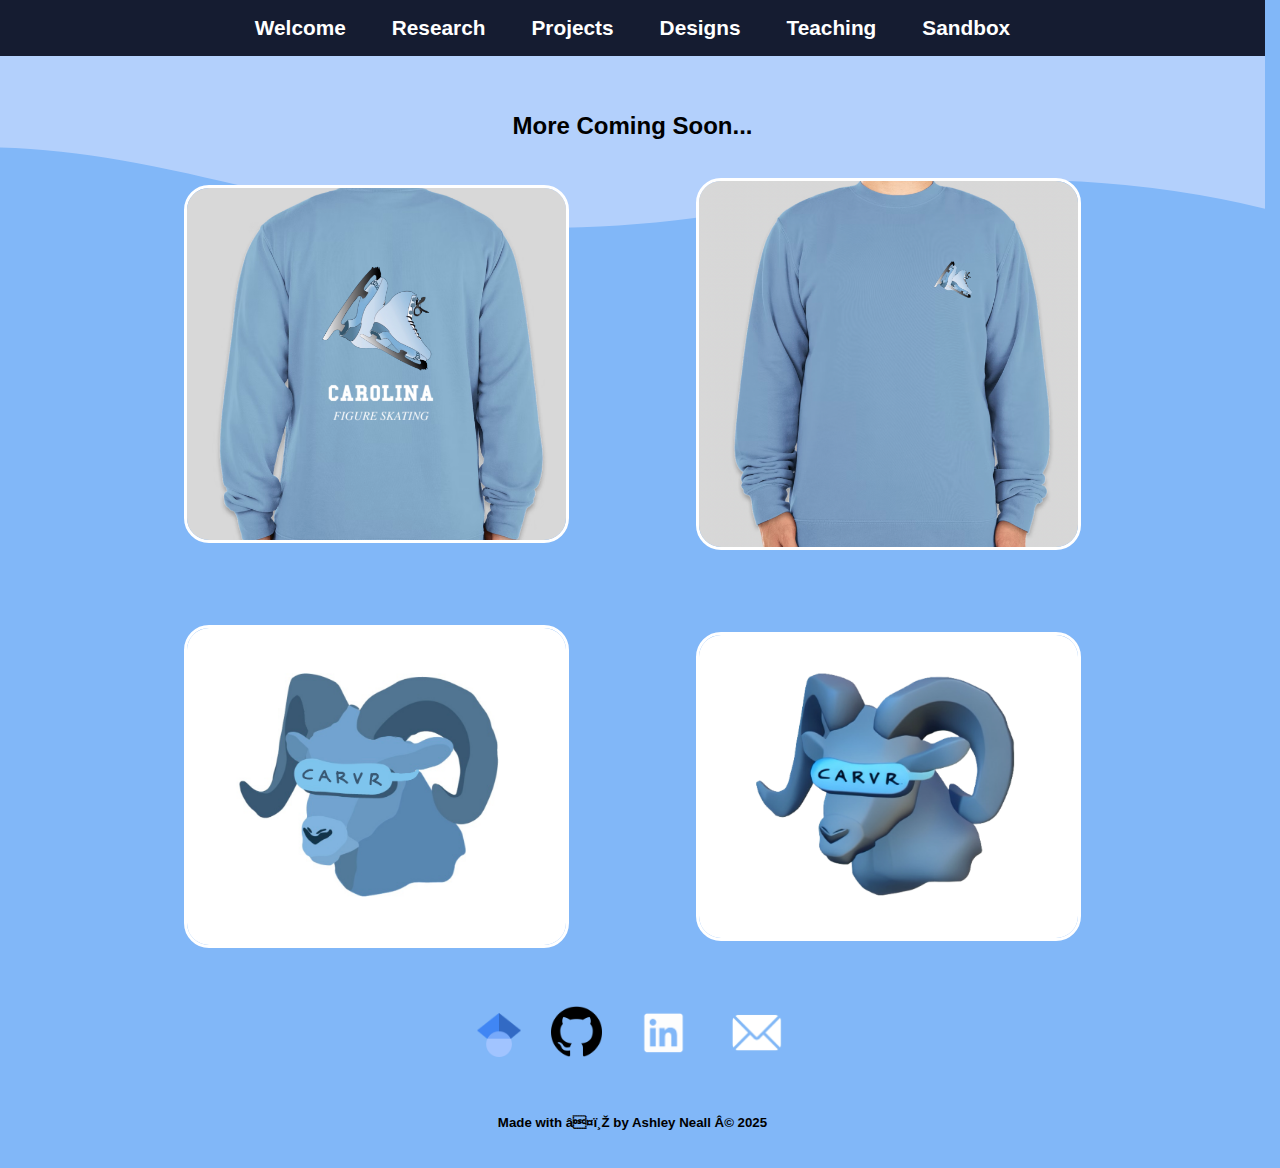
<file: ux.html>
<!DOCTYPE html>
<html lang="en">
  <head>
    <link rel="preconnect" href="https://fonts.googleapis.com"><link rel="preconnect" href="https://fonts.gstatic.com" crossorigin><link href="https://fonts.googleapis.com/css2?family=Merienda:wght@800&display=swap" rel="stylesheet">
    
    <link rel="preconnect" href="https://fonts.googleapis.com">
<link rel="preconnect" href="https://fonts.gstatic.com" crossorigin>
<link href="https://fonts.googleapis.com/css2?family=Leckerli+One&display=swap" rel="stylesheet">
    <style>
@import url('https://fonts.googleapis.com/css2?family=Leckerli+One&display=swap');
</style>

    <nav>
      <ul>
        <li>
          <a href="index.html">Welcome</a>
        </li>
        <li>
          <a href="research.html">Research</a>
        </li>
        <li>
          <a href="projects.html">Projects</a>
        </li>
        <li>
          <a href="designs.html">Designs</a>
        </li>
        <li>
          <a href="teaching.html">Teaching</a>
        </li>
        <li>
          <a href="sandbox.html">Sandbox</a>
        </li>
      </ul>
    </nav>
      
    </nav>
    <title>Ashley Neall – UI/UX Design</title>
    <meta charset="utf-8" />
	  <meta http-equiv="X-UA-Compatible" content="IE=edge" />
	  <meta name="viewport" content="width=device-width, initial-scale=1" />

	  <!-- link the webpage's stylesheet -->
	  <link rel="stylesheet" href="/style.css" />

	  <!-- link the webpage's JavaScript file -->
	  <script src="/script.js" defer></script>

  </head>
  <body style="background-color: #81b7f8";>
    <section style="background-color: #b3d0fc";>
      <h2> 
        <br></br>
        More Coming Soon...</h2>
      <div class="pinkcurve">
    <svg data-name="Layer 1" xmlns="http://www.w3.org/2000/svg" viewBox="0 0 1200 120" preserveAspectRatio="none">
        <path d="M985.66,92.83C906.67,72,823.78,31,743.84,14.19c-82.26-17.34-168.06-16.33-250.45.39-57.84,11.73-114,31.07-172,41.86A600.21,600.21,0,0,1,0,27.35V120H1200V95.8C1132.19,118.92,1055.71,111.31,985.66,92.83Z" class="shape-fill"></path>
    </svg>
      </div>
    </section>


  <!-- section for artwork images-->
  <div class="overallcontainer">
    <!-- Add images below here: -->
    <img class="artwork" src="assets/ux/uncfsc-front.png">
    <img class="artwork" src="assets/ux/uncfsc-back.png">
    <img class="artwork" src="assets/ux/carvr2d.PNG">
    <img class="artwork" src="assets/ux/carvr3d.PNG">
  </div>

<footer>

  <a href="https://scholar.google.com/citations?user=UgeBGw4AAAAJ&hl=en&oi=ao"> <img id="myscholar" src="assets/googlescholar.png" width=3.5% height=3.5% style="border: 0;"/></a>

      <a href="https://github.com/aneall"> <img id="mygithub" src="assets/github.png" width=4% height=4% style="border: 0;"/></a>

      <a href="https://www.linkedin.com/in/ashley-neall"> <img id="mylinkedin" src="assets/linkedin.PNG" width=5% height=5% style="border: 0;"/></a>

      <a href="mailto:aneall@unc.edu"><img id="myemail" src="assets/emailtest.PNG" width=5% height=5% style="border: 0;"/></a>

  <h5>
     Made with ❤︎ by Ashley Neall © 2025
  </h5>
</footer>
    
  </body>
</html>
</file>
<file: style.css>
/* STYLE CONFIGRUATIONS FOR THREE.JS GRAPHICS */
canvas {
  position: absolute;
  top: 0;
  left: 0;
  width: 100%;  /* fill the container width */
  height: 100%; /* fill the container height */
  z-index: -1; /* Ensures that Three.js graphics on the canvas is behind all other content! */
  /* when the canvas is at this layer, orbit controls don't work! */
}

/* Ensure the header section provides space for the canvas */
#home-graphics {
  position: relative;   /* make canvas positioning relative to this section */
  min-height: 55vh;     /* consistent initial height on first load */
  margin-bottom: clamp(16px, 3vh, 48px); /* add gap below graphics section */
  overflow: hidden;     /* keep graphics clipped to the section */
  z-index: 1;           /* overlay section above canvas */
  background-color: rgba(112, 163, 225, 0.9); /* mobile overlay should cover full graphics area */
}

#aboutme, #indexmain, #indexfooter, header {
  position: relative;
  z-index: 1; /* Ensures that the 'navigation bar' and header sections are in front of the canvas */
  background-color: rgba(112, 163, 225, 0.9); /* Cool 'faded' effect for Three.js graphics by making background in front of the canvas transparent! */
}

main, footer {
  position: relative;
  z-index: 1; /* Ensures that the 'about me', main, and footer sections are in front of the canvas */
  background-color: #81b7f8; /* testing w a new blue coo */
}


/* STYLE SECTIONING TAGS */

*{
  margin: 0px;
  padding: 0px;
  font-family: 'Source Sans 3', sans-serif;
}

/* Prevent slight horizontal shift when content toggles (scrollbar width) */
html {
  scrollbar-gutter: stable;      /* modern browsers */
  overflow-y: scroll;            /* fallback: always reserve gutter */
}

h5 {
  padding: 3%;
}

h2 {
  animation: fadeIn 2s;
}

body {
 background-color: #81b7f8; 
  text-align: center;
  cursor: url("assets/flowercursor.png"), auto;
}

#indexbody {
  background-color: #70A3E1; 
}

button {
 font-size: 120%;
}

/* GENERAL links (a) */
a {
  color: inherit;
  font-weight: bold;
  text-decoration: none; /* get rid of hyperlink underline */
  font-family: inherit;
  text-decoration: none; /* hyperlink underline while hovering */
}

#UNClink:hover {
  color: #ffffff;
}

#ICXRlink:hover {
  color: #681aed;
}

#misclink:hover {
  color: #ffc6f0;
}

.welcome {
  color: #151C31;
  animation: fadeIn 2s;
  padding-top: 2%;
}

@keyframes fadeIn {
  0% { opacity: 0; }
  100% { opacity: 1; }
}

@keyframes highlightImage {
  0% {
    border-color: white;
  }
100% {
    border-color: #f85fe6;
  }
}

@keyframes highlightAshley {
  0% {
    border-color: white;
  }
100% {
    border-color: #000000;
  }
}

@keyframes changeFontColor {
  0% {
    color: white;
  }
100% {
    color: #f85fe6;
  }
}

.othertext {
  animation: fadeIn 2s;
}

.explore {
  padding-bottom: 1px;
  animation: fadeIn 2s;
}

/* STYLE TEXT */
h1 {
  color: #472543;
  padding-top: 1em;
  padding-bottom: 1em;
}

p {
  color: #000000;
  text-align: center;
  font-size: 20px;
}

main {
  margin-top: .5%;
  margin-bottom: .5%;
}

/* STYLE IMAGES */
img {
  max-width: 50%;
  border-radius: 15%;
  border: 3px solid white;
  margin-bottom: 1em;
  margin-left: 1%;
  margin-right: 1%;
}



/* INDEX.HTML 'Enter' button */

#enterbutton {
  background-color: black;
  color: #f85fe6;
  padding: 10px 16px;
  border: none;
  border-radius: 5px;
  text-align: center; /* TEST REMOVE */
  text-decoration: none; /* TEST REMOVE */
  display: inline-block; /* TEST REMOVE */
  font-size: 20px; /* TEST REMOVE */
  cursor: url("assets/vrcursor.png"), auto;
  position: absolute;
  top: 50%;
  left: -12rem;              /* place to the left of the photo */
  transform: translateY(-50%);
  z-index: 2;
  white-space: nowrap;
  transition: background-color 0.35s; /* hover color transition */
}

#enterbutton:hover {
  background-color: #f85fe6; /* color changes when hovering */
  color: white;
}

/* Index.HTML Images */
#mylinkedin:hover {
  transform: scale(1.2);
  animation-name: logo-icon;
  animation-duration: 500ms;
  animation-fill-mode: forwards;
}

#myartshop:hover {
  transform: scale(1.2);
  animation-name: logo-icon;
  animation-duration: 500ms;
  animation-fill-mode: forwards;
}

#carvr:hover {
  transform: scale(1.2);
  animation-name: logo-icon;
  animation-duration: 500ms;
  animation-fill-mode: forwards;
}

#icxr:hover {
  transform: scale(1.2);
  animation-name: logo-icon;
  animation-duration: 500ms;
  animation-fill-mode: forwards;
}

#mygithub:hover {
  transform: scale(1.2);
  animation-name: logo-icon;
  animation-duration: 500ms;
  animation-fill-mode: forwards;
}

#myscholar:hover {
  transform: scale(1.2);
  animation-name: logo-icon;
  animation-duration: 500ms;
  animation-fill-mode: forwards;
}

#myemail:hover {
  transform: scale(1.2);
  animation-name: logo-icon;
  animation-duration: 500ms;
  animation-fill-mode: forwards;
}

.ashley {
  margin-top: 1%;
  margin-bottom: 5%;
  width: 27%;
  height: auto;
}
.ashley:hover {
  animation: highlightAshley 500ms forwards;
}

/* Index.HTML Buttons */


/* Index.HTML "About Me" */
#aboutme {
  padding-right: 10%;
  padding-left: 10%;
  padding-bottom: 3%;
}

#aboutme p {
  padding-top: 1%;
  font-weight: 400;
}

/* Ensure bold textuses Source Sans */
#aboutme b {
  font-family: inherit; /* inherit Source Sans 3 from paragraph (p) */
  font-weight: 700;     /* bold */
}

/* New homepage hero layout (indexnew.html) */
.home-hero {
  display: grid;
  grid-template-columns: 1fr minmax(240px, 360px);
  align-items: center;
  gap: clamp(16px, 4vw, 40px);
  padding: clamp(16px, 4vw, 48px) 10%;
  position: relative;
  z-index: 2; /* above canvas */
}

.home-hero .hero-text {
  text-align: left;
}

.home-hero .hero-text h2 {
  margin-bottom: 0.5rem;
}

.home-hero .hero-photo {
  justify-self: end;
  grid-column: 2; /* keep photo in right column even if text hides */
  position: relative; /* allow absolute positioning inside (VR button) */
}

.home-hero .hero-photo .ashley {
  width: 100%;
  max-width: 360px;
  border-radius: 50%;
}

/* Subtle white overlay card behind hero text */
.hero-card {
  position: relative;               /* enable z-index */
  z-index: 2;                       /* above canvas */
  display: inline-block;            /* wrap to content width */
  background: rgba(255, 255, 255, .45);
  border-radius: 16px;
  padding: clamp(12px, 2vw, 20px) clamp(10px, 2vw, 20px);
  box-shadow: 0 6px 24px rgba(0,0,0,.12);
  backdrop-filter: blur(2px);       /* softens 3D behind on supported browsers */
}

/* Contact icons row below the photo (indexnew.html only) */
.home-hero .contact-icons {
  display: flex;
  gap: clamp(12px, 3vw, 20px);
  justify-content: center;
  align-items: center;
  margin-top: clamp(12px, 3vw, 20px);
  --icon-size: clamp(28px, 6vw, 42px); /* base size matching current Scholar icon */
}

.home-hero .contact-icons img {
  width: var(--icon-size);
  height: auto;
  border: 0;           /* override global img border */
  margin: 0;           /* tighter spacing for small icons */
}

/* Make GitHub, LinkedIn, and Email visually match Scholar size */
.home-hero .contact-icons #mygithub {
  width: calc(var(--icon-size) * 1.20);
}

.home-hero .contact-icons #myemail  {
  width: calc(var(--icon-size) * 1.30);
}

.home-hero .contact-icons #mylinkedin {
  width: calc(var(--icon-size) * 1.50);
}

@media (max-width: 900px) {
  .home-hero {
    grid-template-columns: 1fr;
    padding: 24px 6%;
  }
  .home-hero .hero-photo {
    justify-self: center;
    grid-column: auto; /* reset explicit column on small screens */
  }
  .home-hero .hero-photo .ashley {
    max-width: 70vw;
  }
}


/* PORTFOLIO.HTML */

/* Portfolio.HTML Images */
.artwork {
  border-radius: 25px;
  position: relative;
  z-index: 2;
  width: 30%;
  margin-top: 3%;
  margin-bottom: 3%;
  margin-right: 5%;
  margin-left: 5%;
}

.artwork:hover {
    transform: scale(1.05);
    animation: highlightImage 500ms forwards;
}

/* Research.HTML experimenting */
.researchtitle {
  text-align: center;
  width: 70%;
  margin-top: 2%;
  margin-left: 14%;
}

/* Portfolio.HTML Text */
.description {
  flex: 1;
  text-align: center;
  margin-bottom: 5%; /* space between description and buttons */
  width: 100%;
}


/* Portfolio.HTML Buttons */
.info-button {
  background-color: #151C31;
  color: white;
  padding: 10px 20px; /* text padding for top/bottom, left/right */
  border: none; /* no button border */
  border-radius: 5px; /* rounded button corners */
  cursor: pointer; /* "click mouse" style cursor on hover */
  transition: background-color 0.35s; /* hover color transition */
  margin-right: 3%; /* button padding */
  margin-left: 5%;
  margin-bottom: 5%;
}

.info-button:hover {
  background-color: #f85fe6; /* color changes when hovering */
}

.checkoutmore {
  text-align: center;
  margin-top: 1em; /* space between description and buttons */
  width: 100%;
}

#moreart a {
  color: inherit;
  font-weight: bold;
  text-decoration: none; /* get rid of hyperlink underline */
  font-family: inherit;
}

#moreart a:hover {
  text-decoration: underline; /* hyperlink underline while hovering */
}



/* PROJECTS.HTML (uses same .imagecontainer, but alternative to .description and .artwork) */

/* Projects.HTML Images */
.projects {
  border-radius: 25px;
  position: relative;
  z-index: 2;
  width: 70%;
  margin-top: 3%;
  margin-bottom: 2%;
}

.projects:hover {
  transform: scale(1.05);
  animation: highlightImage 500ms forwards;
}


/* Projects.HTML text*/
/* Projects page typography and spacing */
p.description,
h4.description {
  font-family: 'Source Sans 3', sans-serif;
}

h3.description {
  margin-bottom: 0.6rem;   /* tighten space before the h4 */
  font-weight: 700;        /* make project title stand out */
}

h2.description {
  margin-bottom: 0.4rem;   /* tighten space before the h4 */
}

h4.description {
  margin-top: 0.25rem;     /* reduce default heading top margin */
  font-weight: 500;
}

/* Limit line length for readability and ensure wrapping */
.textcontainer {
  max-width: 100ch;         /* wrap lines sooner; centered by parent flex */
}

.description {
  width: auto;             /* allow content to shrink under max-width */
  overflow-wrap: break-word;
}



/* STYLE NAV BAR */
ul {
  list-style-type: none;
  background-color: #151C31;
  overflow: hidden;
  padding: 1em;
}

li {
  display: inline;
}

li a {
  text-decoration: none;
  color: white;
  font-size: 1.3em;
  padding: 1em;
}

li a:hover {
  animation: changeFontColor 500ms forwards;
}

.portfoliosection {
  margin-top: 15%;
  margin-bottom: 5%;
  margin-right: 10%;
  margin-left: 10%;
}


/* DESIGN CONSIDERATIONS */ 

/* Vector graphic (pink curves) for Portfolio.html and Projects.html */
.pinkcurve {
  position: absolute;
  top: 1;
  left: 0;
  width: 100%;
  overflow: hidden;
  line-height: 0;
  transform: rotate(180deg);
}

.pinkcurve svg {
  position: relative;
  z-index: 1;
  display: block;
  width: calc(110% + 1.3px);
  height: 89px;
} 

.pinkcurve .shape-fill {
  fill: #b3d0fc; /* changing to a blue for now */
}


/* Alternating (left and right) containers */
.overallcontainer {
  display: flex;
  align-items: center; /* vertical alignment */
  justify-content: center; /* horizontal alignment */
  flex-wrap: wrap;
  margin-bottom: 20px;
}

.overallcontainer:nth-child(odd) {
  flex-direction: row;
}

.overallcontainer:nth-child(even) {
  flex-direction: row-reverse;
}

.textcontainer { /* for the button AND description */
  display: flex-start; /* enables buttons to align in a row */
  flex-direction: column; /* stack verticall */
  align-items: start; /* alignment starts at left side */
  margin-bottom: 3%;
  padding-left: 5%;
  padding-right: 5%;
}

.buttoncontainer {
  display: flex;
  justify-content: center;
  gap: 20px;
  width: 100%; /* enables button row to take up more space than length of description */
}

.buttoncontainer a {
  text-decoration: none; /* Removes the underline from the link */
  font-size: 120%;
}

/* Specifications for smaller displays */
@media screen and (max-width: 800px) { /* design for smaller screens */
  .contentcontainer {
      flex-direction: column;
      text-align: center;
  }

  .artwork {
      width: 100%;
      margin-bottom: 10px;
  }

  .projects {
    width: 100%;
    margin-bottom: 10px;
  }
}

/* TESTING FOR MOBILE NAV BAR */
.hamburger,
.navcheck {
  display: none;
}

.site-nav {
  position: relative;
  z-index: 3;
  background-color: #151C31;
}

/* MOBILE ONLY */
@media (max-width: 900px) {
  /* show hamburger button */
  .hamburger {
    display: inline-flex;
    flex-direction: column;
    gap: 6px;
    padding: 12px 14px;
    cursor: pointer;
  }
  .hamburger span {
    display: block;
    width: 28px;
    height: 3px;
    background: #fff;
    border-radius: 2px;
  }

  /* collapse navigation bar by default */
  #ulnavbar {
    display: none;              /* hidden until toggled */
    flex-direction: column;     /* vertical list */
    gap: 0.75rem;               /* spaced out items */
    padding: 0.75rem 0;         /* tighter padding for dropdown */
  }

  /* display navigation bar when toggled in mobile interfaces */
  .navcheck:checked ~ #ulnavbar {
    display: flex;
  }

  /* full-width items: */
  #ulnavbar li {
    display: block;
  }
  #ulnavbar li a {
    display: block;
    padding: 14px 18px;
    font-size: 1.4rem;
  }

  /* designate navigation bar as fixed*/
  .site-nav {
    position: fixed;
    top: 0; left: 0; right: 0;
    z-index: 10;              /* ensure nav sits above all */
    min-height: 56px;         /* consistent tap target height */
  }

  /* offset content so it doesn't hide under fixed nav */
  #home-graphics {
    margin-top: 56px;
  }
}
</file>
